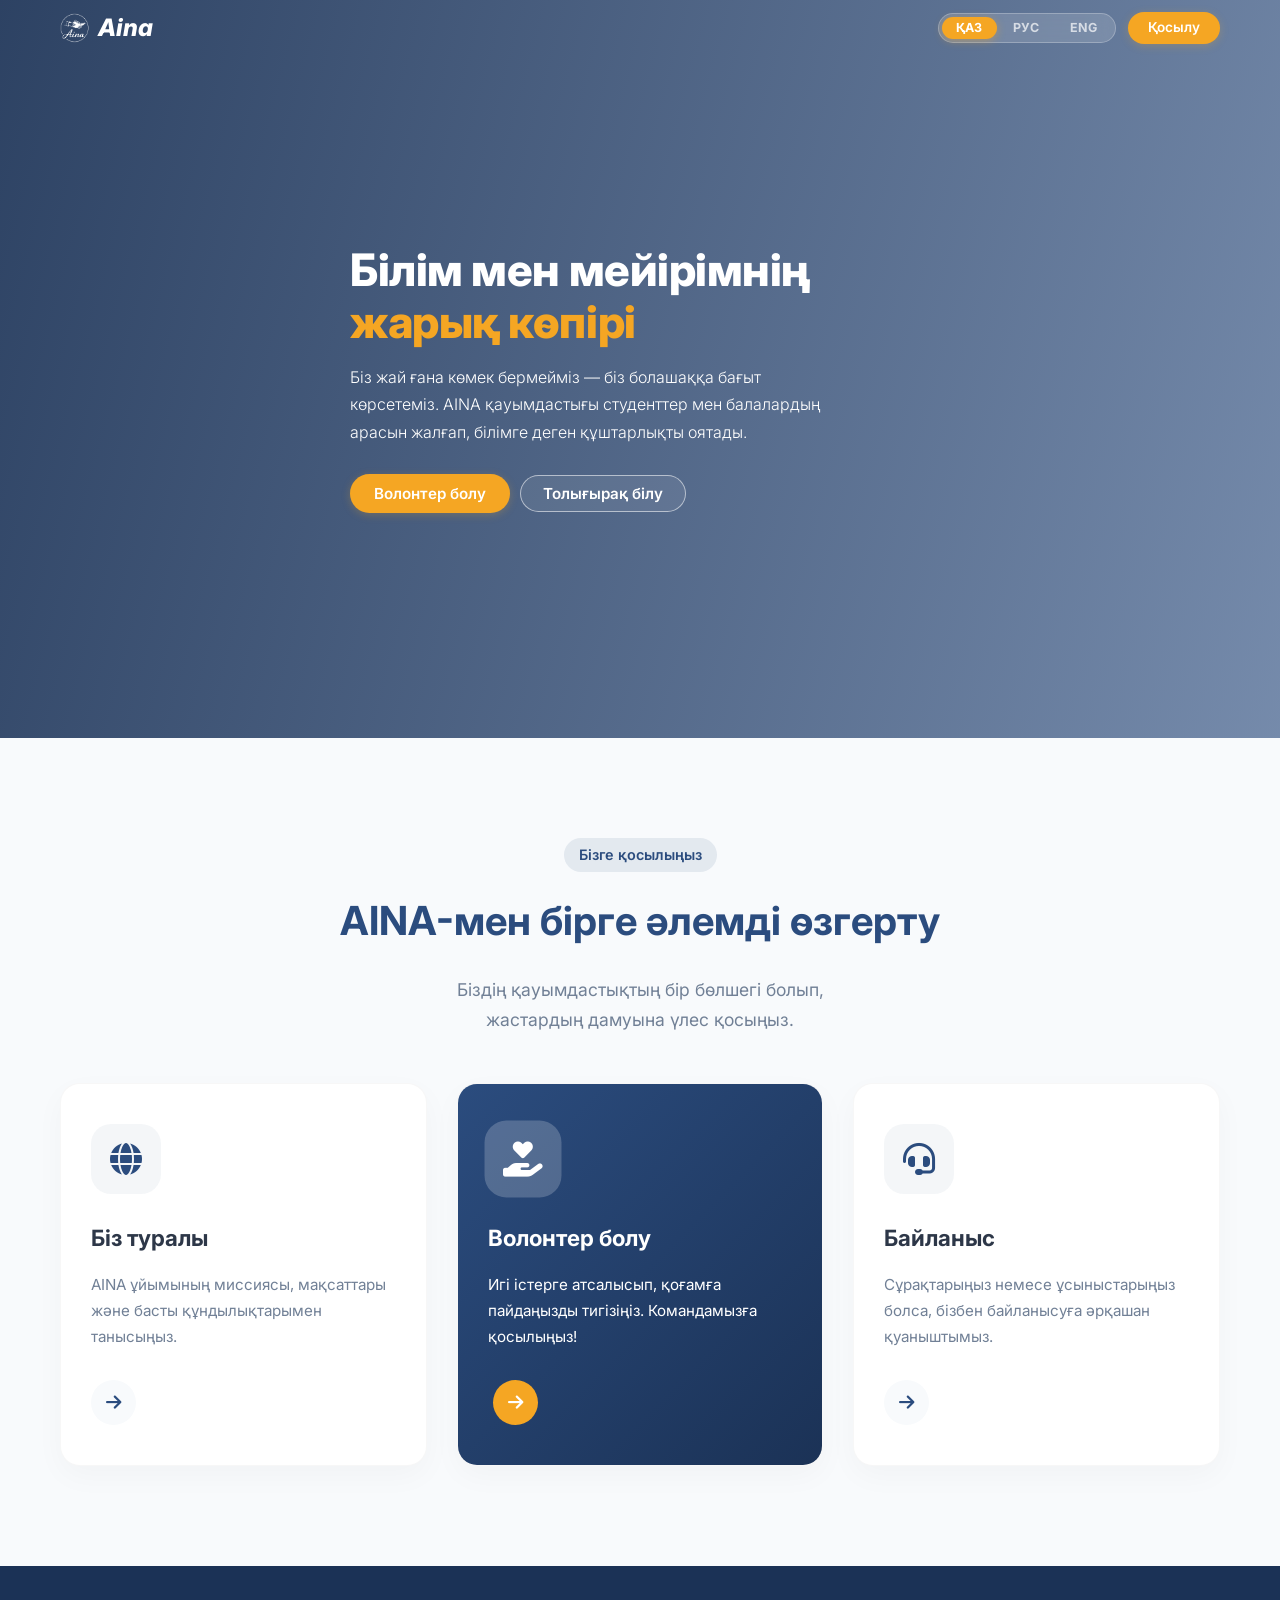
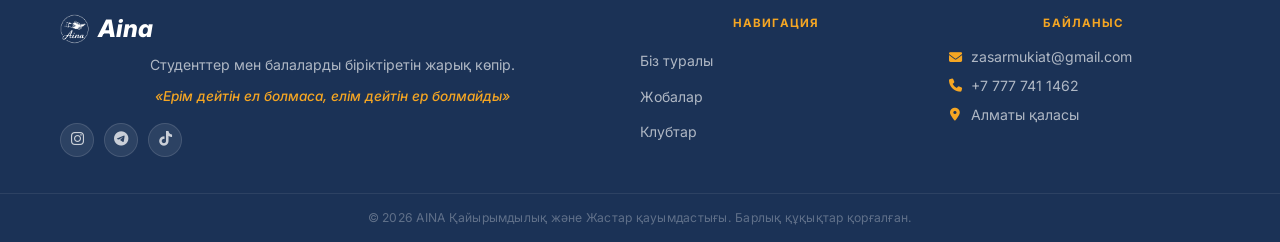
<file: index.html>
<!DOCTYPE html>
<html lang="kk">

<head>
    <meta charset="UTF-8">

    <meta name="viewport" content="width=device-width, initial-scale=1.0">

    <!-- SEO Title -->
    <title>AINA — Қайырымдылық және жастар қауымдастығы | Алматы</title>

    <!-- SEO Description -->
    <meta name="description"
        content="AINA (Айна) — Алматыдағы студенттер мен балаларды біріктіретін қайырымдылық және жастар қауымдастығы. Волонтерлік, менторлық, білім беру және әлеуметтік жобаларға қосылыңыз.">

    <!-- Search Engine -->
    <meta name="robots" content="index, follow">

    <!-- Canonical -->
    <link rel="canonical" href="https://aina-edu.kz/">

    <!-- Open Graph -->
    <meta property="og:title"
        content="AINA (Айна) — Қайырымдылық және жастар қауымдастығы">

    <meta property="og:description"
        content="AINA (Айна) — студенттер мен балаларды біріктіретін қайырымдылық және жастар қауымдастығы. Волонтерлік, менторлық және әлеуметтік жобаларға қосылыңыз.">

    <meta property="og:type" content="website">

    <meta property="og:url" content="https://aina-edu.kz/">

    <meta property="og:image"
        content="https://aina-edu.kz/aina_about_hero.png">

    <meta property="og:site_name"
        content="AINA (Айна)">

    <meta property="og:locale" content="kk_KZ">
    <meta property="og:locale:alternate" content="ru_RU">
    <meta property="og:locale:alternate" content="en_US">

    <!-- Favicon -->
    <link rel="icon" type="image/png" href="aina_logo_nobg.png">

    <!-- Fonts -->
    <link rel="preconnect" href="https://fonts.googleapis.com">
    <link rel="preconnect" href="https://fonts.gstatic.com" crossorigin>

    <link
        href="https://fonts.googleapis.com/css2?family=Inter:wght@300;400;500;600;700;800&display=swap"
        rel="stylesheet">

    <!-- Font Awesome -->
    <link
        rel="stylesheet"
        href="https://cdnjs.cloudflare.com/ajax/libs/font-awesome/6.4.0/css/all.min.css">

    <!-- CSS -->
    <link rel="stylesheet" href="style.css">

    <!-- ========================================================= -->
    <!-- STRUCTURED DATA: AINA ORGANIZATION + WEBSITE -->
    <!-- ========================================================= -->

    <script type="application/ld+json">
    {
      "@context": "https://schema.org",
      "@graph": [

        {
          "@type": "Organization",
          "@id": "https://aina-edu.kz/#organization",

          "name": "AINA",

          "alternateName": [
            "Aina",
            "Айна",
            "Aina Narxoz"
          ],

          "url": "https://aina-edu.kz/",

          "logo": {
            "@type": "ImageObject",
            "url": "https://aina-edu.kz/aina_logo_nobg.png"
          },

          "description": "AINA (Айна) — студенттер мен балаларды біріктіретін қайырымдылық және жастар қауымдастығы.",

          "email": "zasarmukiat@gmail.com",

          "telephone": "+7 777 741 1462",

          "address": {
            "@type": "PostalAddress",
            "addressLocality": "Алматы",
            "addressCountry": "KZ"
          },

          "sameAs": [
            "https://www.instagram.com/aina.narxoz/",
            "https://t.me/aina_narxoz"
          ]
        },

        {
          "@type": "WebSite",
          "@id": "https://aina-edu.kz/#website",

          "name": "AINA",

          "alternateName": [
            "Aina",
            "Айна"
          ],

          "url": "https://aina-edu.kz/",

          "publisher": {
            "@id": "https://aina-edu.kz/#organization"
          },

          "inLanguage": "kk"
        }

      ]
    }
    </script>

</head>

<body>

    <!-- ========================================================= -->
    <!-- NAVBAR -->
    <!-- ========================================================= -->

    <nav class="navbar" id="navbar">

        <div class="container nav-content">

            <!-- Logo -->
            <a href="index.html" class="logo">

                <img
                    src="aina_logo_nobg.png"
                    alt="AINA (Айна) қайырымдылық және жастар қауымдастығының логотипі"
                    class="logo-img">

                <span class="logo-text">Aina</span>

            </a>

            <!-- Navigation Actions -->
            <div class="nav-actions">

                <!-- Language Switcher -->
                <div class="lang-switcher">

                    <button
                        class="lang-btn active"
                        data-lang="kk">
                        ҚАЗ
                    </button>

                    <button
                        class="lang-btn"
                        data-lang="ru">
                        РУС
                    </button>

                    <button
                        class="lang-btn"
                        data-lang="en">
                        ENG
                    </button>

                </div>

                <!-- Join Button -->
                <a
                    href="join.html"
                    class="btn btn-primary"
                    data-i18n="nav.join_btn">
                    Қосылу
                </a>

            </div>

        </div>

    </nav>


    <!-- ========================================================= -->
    <!-- HERO SECTION -->
    <!-- ========================================================= -->

    <header class="hero" id="home">

        <div class="hero-overlay"></div>

        <div class="container hero-content">

            <!-- Main Heading -->
            <h1
                class="hero-title fade-in-up"
                data-i18n="index.hero_title">

                AINA (Айна) — қайырымдылық және жастар қауымдастығы

                <br>

                <span class="highlight">
                    Білім мен мейірімнің жарық көпірі
                </span>

            </h1>


            <!-- Hero Description -->
            <p
                class="hero-subtitle fade-in-up delay-1"
                data-i18n="index.hero_subtitle">

                AINA (Айна) — студенттер мен балаларды біріктіретін
                қайырымдылық және жастар қауымдастығы.
                Біз волонтерлік, менторлық, білім беру және әлеуметтік
                жобалар арқылы балалардың болашағына қолдау көрсетеміз.

            </p>


            <!-- Hero Buttons -->
            <div class="hero-buttons fade-in-up delay-2">

                <a
                    href="join.html"
                    class="btn btn-primary btn-lg"
                    data-i18n="index.hero_btn1">
                    Волонтер болу
                </a>

                <a
                    href="about.html"
                    class="btn btn-outline btn-lg"
                    data-i18n="index.hero_btn2">
                    Толығырақ білу
                </a>

            </div>

        </div>

    </header>


    <!-- ========================================================= -->
    <!-- FEATURES / NAVIGATION SECTION -->
    <!-- ========================================================= -->

    <section class="features-section animate-on-scroll">

        <div class="container">

            <!-- Section Header -->
            <div class="section-header text-center mb-5">

                <span
                    class="section-badge"
                    data-i18n="index.section_badge">
                    Бізге қосылыңыз
                </span>

                <h2
                    class="section-title"
                    data-i18n="index.section_title">
                    AINA-мен бірге әлемді өзгерту
                </h2>

                <p
                    class="section-subtitle"
                    data-i18n="index.section_subtitle">
                    Біздің қауымдастықтың бір бөлшегі болып,
                    жастардың дамуына үлес қосыңыз.
                </p>

            </div>


            <!-- Cards -->
            <div class="cta-grid">


                <!-- ================================================= -->
                <!-- ABOUT CARD -->
                <!-- ================================================= -->

                <a
                    href="about.html"
                    class="cta-card-modern">

                    <div class="cta-modern-icon">

                        <i class="fa-solid fa-globe"></i>

                    </div>

                    <div class="cta-modern-content">

                        <h3 data-i18n="index.card1_title">
                            Біз туралы
                        </h3>

                        <p data-i18n="index.card1_desc">
                            AINA ұйымының миссиясы,
                            мақсаттары және басты
                            құндылықтарымен танысыңыз.
                        </p>

                    </div>

                    <div class="cta-modern-arrow">

                        <i class="fa-solid fa-arrow-right"></i>

                    </div>

                </a>


                <!-- ================================================= -->
                <!-- VOLUNTEER CARD -->
                <!-- ================================================= -->

                <a
                    href="join.html"
                    class="cta-card-modern active">

                    <div class="cta-modern-icon">

                        <i class="fa-solid fa-hand-holding-heart"></i>

                    </div>

                    <div class="cta-modern-content">

                        <h3 data-i18n="index.card2_title">
                            Волонтер болу
                        </h3>

                        <p data-i18n="index.card2_desc">
                            Игі істерге атсалысып,
                            қоғамға пайдаңызды тигізіңіз.
                            Командамызға қосылыңыз!
                        </p>

                    </div>

                    <div class="cta-modern-arrow">

                        <i class="fa-solid fa-arrow-right"></i>

                    </div>

                </a>


                <!-- ================================================= -->
                <!-- CONTACT CARD -->
                <!-- ================================================= -->

                <a
                    href="contact.html"
                    class="cta-card-modern">

                    <div class="cta-modern-icon">

                        <i class="fa-solid fa-headset"></i>

                    </div>

                    <div class="cta-modern-content">

                        <h3 data-i18n="index.card3_title">
                            Байланыс
                        </h3>

                        <p data-i18n="index.card3_desc">
                            Сұрақтарыңыз немесе ұсыныстарыңыз
                            болса, бізбен байланысуға
                            әрқашан қуаныштымыз.
                        </p>

                    </div>

                    <div class="cta-modern-arrow">

                        <i class="fa-solid fa-arrow-right"></i>

                    </div>

                </a>


            </div>

        </div>

    </section>


    <!-- ========================================================= -->
    <!-- FOOTER -->
    <!-- ========================================================= -->

    <footer class="site-footer animate-on-scroll">

        <div class="container">

            <div class="site-footer-grid">


                <!-- ================================================= -->
                <!-- BRAND -->
                <!-- ================================================= -->

                <div class="sf-brand">

                    <a
                        href="index.html"
                        class="logo">

                        <img
                            src="aina_logo_nobg.png"
                            alt="AINA (Айна) қайырымдылық және жастар қауымдастығының логотипі"
                            class="logo-img"
                            style="filter: brightness(0) invert(1);">

                        <span class="logo-text">
                            Aina
                        </span>

                    </a>


                    <p
                        class="sf-desc"
                        data-i18n="footer.desc">
                        Студенттер мен балаларды біріктіретін
                        жарық көпір.
                    </p>


                    <p
                        class="sf-motto"
                        data-i18n="footer.motto">
                        «Ерім дейтін ел болмаса,
                        елім дейтін ер болмайды»
                    </p>


                    <!-- Social Links -->
                    <div class="sf-socials">

                        <a
                            href="https://www.instagram.com/aina.narxoz/"
                            class="sf-social-btn"
                            target="_blank"
                            rel="noopener noreferrer"
                            aria-label="AINA Instagram">

                            <i class="fa-brands fa-instagram"></i>

                        </a>


                        <a
                            href="https://t.me/aina_narxoz"
                            class="sf-social-btn"
                            target="_blank"
                            rel="noopener noreferrer"
                            aria-label="AINA Telegram">

                            <i class="fa-brands fa-telegram"></i>

                        </a>


                        <a
                            href="#"
                            class="sf-social-btn"
                            target="_blank"
                            rel="noopener noreferrer"
                            aria-label="AINA TikTok">

                            <i class="fa-brands fa-tiktok"></i>

                        </a>

                    </div>

                </div>


                <!-- ================================================= -->
                <!-- NAVIGATION -->
                <!-- ================================================= -->

                <div class="sf-nav">

                    <p
                        class="sf-col-title"
                        data-i18n="footer.nav_title">
                        Навигация
                    </p>


                    <ul class="sf-links">

                        <li>
                            <a
                                href="about.html"
                                data-i18n="footer.about">
                                Біз туралы
                            </a>
                        </li>

                        <li>
                            <a
                                href="about.html#projects"
                                data-i18n="footer.projects">
                                Жобалар
                            </a>
                        </li>

                        <li>
                            <a
                                href="about.html#clubs"
                                data-i18n="footer.clubs">
                                Клубтар
                            </a>
                        </li>

                    </ul>

                </div>


                <!-- ================================================= -->
                <!-- CONTACT -->
                <!-- ================================================= -->

                <div class="sf-contact">

                    <p
                        class="sf-col-title"
                        data-i18n="footer.contact_title">
                        Байланыс
                    </p>


                    <ul class="sf-contact-list">

                        <!-- Email -->
                        <li>

                            <i class="fa-solid fa-envelope"></i>

                            <a
                                href="mailto:zasarmukiat@gmail.com">
                                zasarmukiat@gmail.com
                            </a>

                        </li>


                        <!-- Phone -->
                        <li>

                            <i class="fa-solid fa-phone"></i>

                            <a
                                href="tel:+77777411462">
                                +7 777 741 1462
                            </a>

                        </li>


                        <!-- Location -->
                        <li>

                            <i class="fa-solid fa-location-dot"></i>

                            <span data-i18n="footer.city">
                                Алматы қаласы
                            </span>

                        </li>

                    </ul>

                </div>


            </div>

        </div>


        <!-- Footer Bottom -->
        <div class="site-footer-bottom">

            <div class="container">

                <p data-i18n="footer.copyright">
                    © 2026 AINA Қайырымдылық және
                    Жастар қауымдастығы.
                    Барлық құқықтар қорғалған.
                </p>

            </div>

        </div>

    </footer>


    <!-- ========================================================= -->
    <!-- SCRIPTS -->
    <!-- ========================================================= -->

    <script src="i18n.js"></script>
    <script src="script.js"></script>

</body>

</html>
</file>
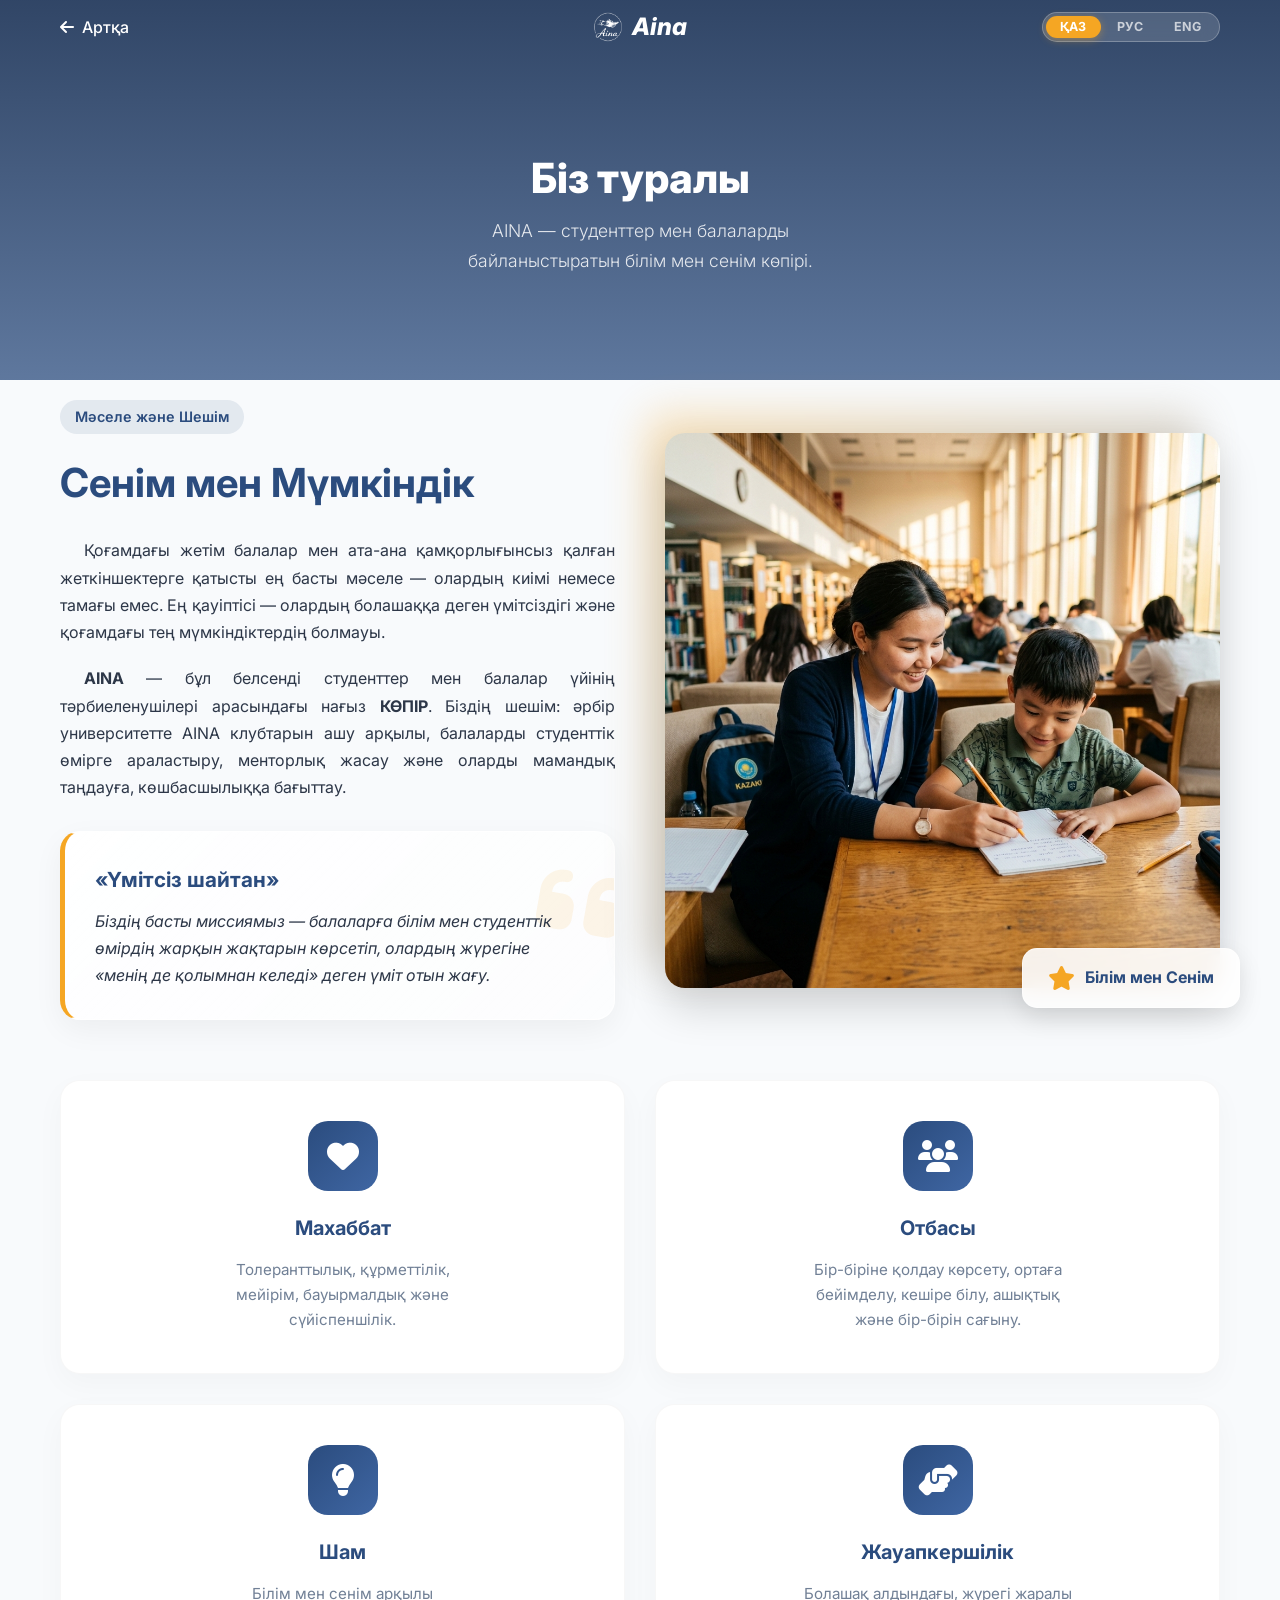
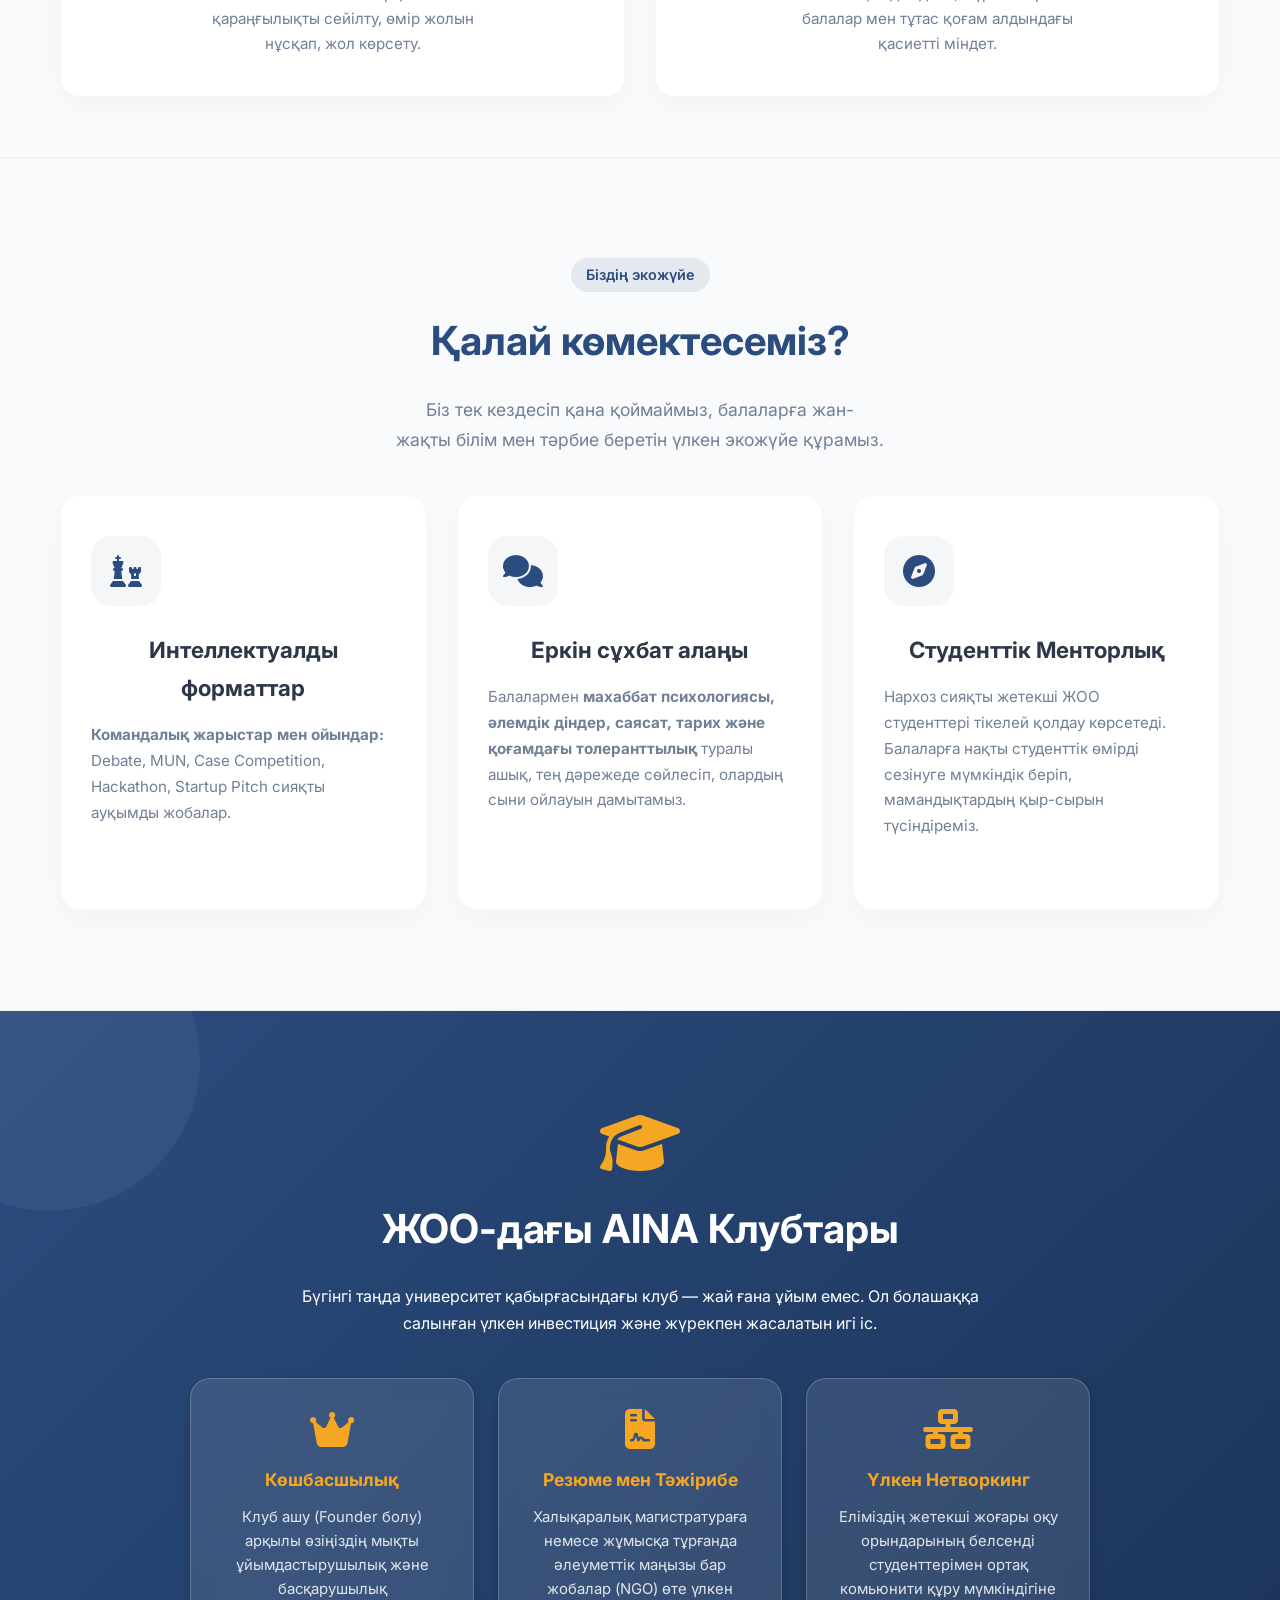
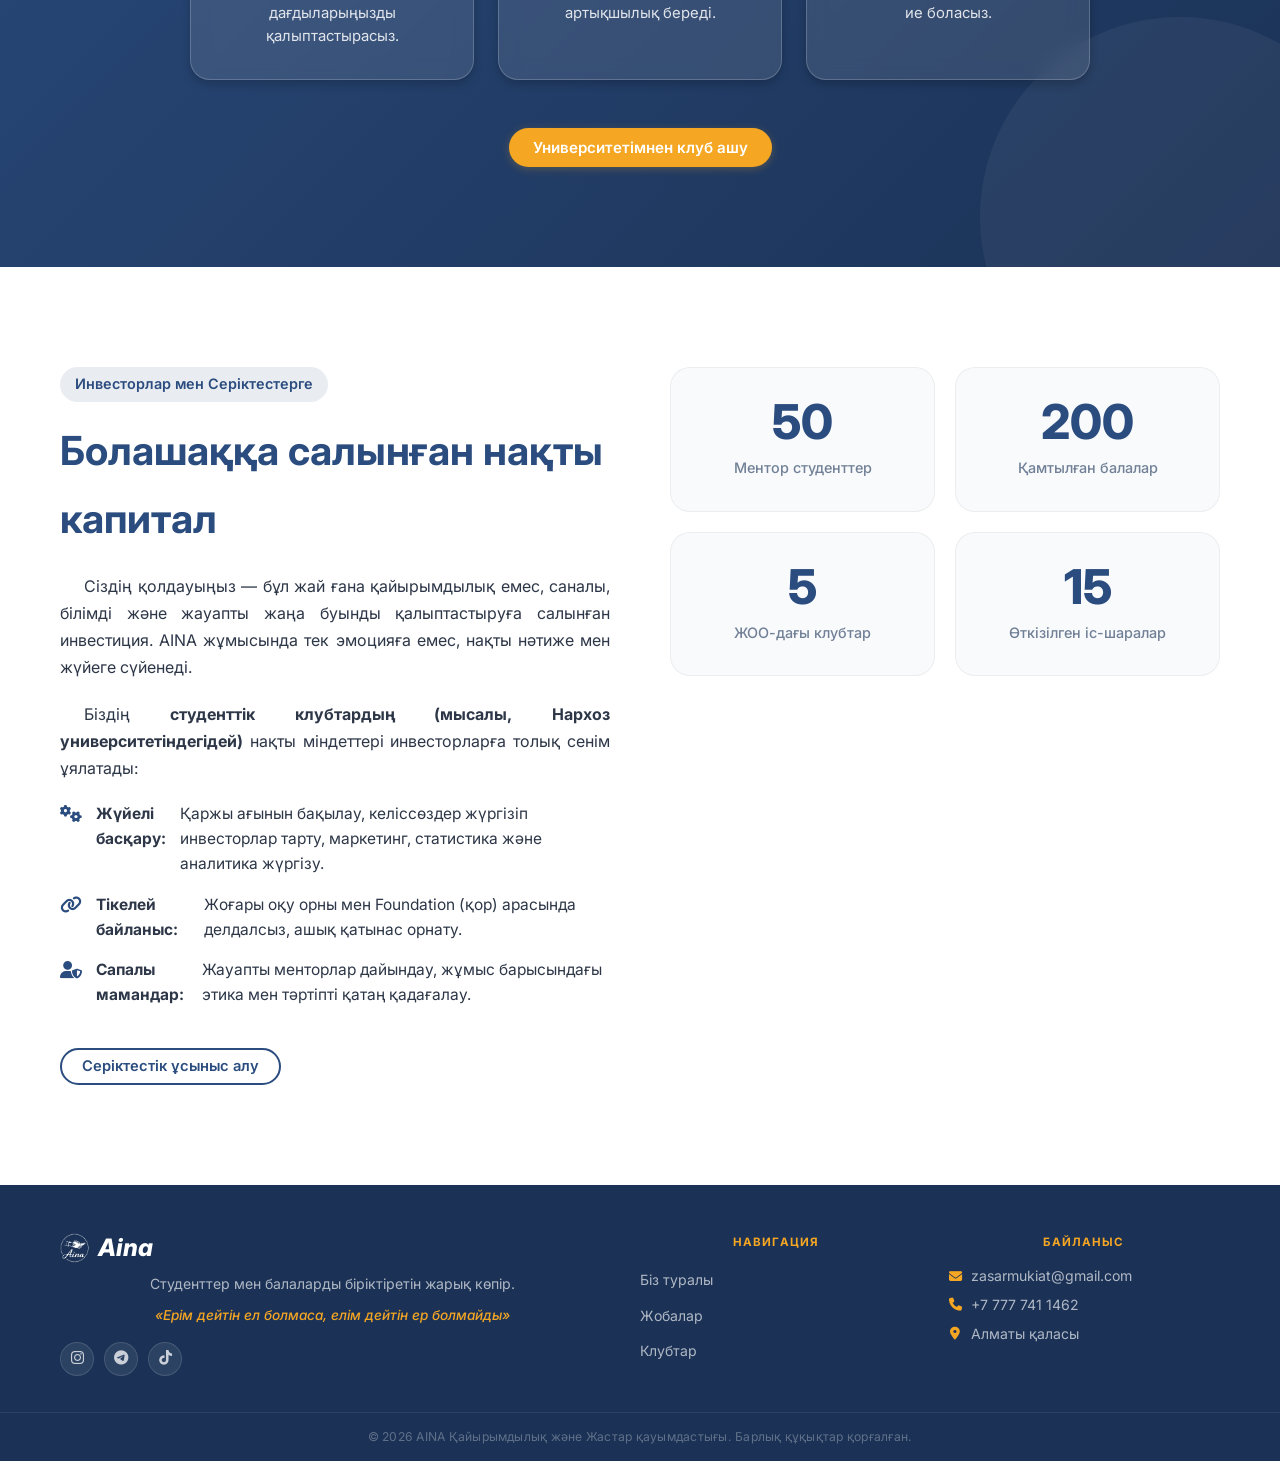
<file: about.html>
<!DOCTYPE html>
<html lang="kk">

<head>
    <meta charset="UTF-8">

    <meta name="viewport" content="width=device-width, initial-scale=1.0">

    <title>AINA — Біз туралы | Қайырымдылық және жастар қауымдастығы</title>

    <meta name="description"
        content="AINA — студенттер мен балаларды біріктіретін қайырымдылық және жастар қауымдастығы. Менторлық, білім беру, волонтерлік жобалар және университет клубтары туралы.">

    <meta name="robots" content="index, follow">

    <link rel="canonical" href="https://aina-edu.kz/about.html">

    <!-- Open Graph -->
    <meta property="og:title"
        content="AINA — Біз туралы | Қайырымдылық және жастар қауымдастығы">

    <meta property="og:description"
        content="AINA студенттер мен балаларды білім, менторлық және игі істер арқылы біріктіреді.">

    <meta property="og:type" content="website">

    <meta property="og:url" content="https://aina-edu.kz/about.html">

    <meta property="og:image"
        content="https://aina-edu.kz/aina_about_hero.png">

    <meta property="og:locale" content="kk_KZ">

    <!-- Favicon -->
    <link rel="icon" type="image/png" href="aina_logo_nobg.png">

    <!-- Fonts -->
    <link rel="preconnect" href="https://fonts.googleapis.com">

    <link rel="preconnect" href="https://fonts.gstatic.com" crossorigin>

    <link
        href="https://fonts.googleapis.com/css2?family=Inter:wght@300;400;500;600;700;800&display=swap"
        rel="stylesheet">

    <!-- Font Awesome -->
    <link
        rel="stylesheet"
        href="https://cdnjs.cloudflare.com/ajax/libs/font-awesome/6.4.0/css/all.min.css">

    <!-- CSS -->
    <link rel="stylesheet" href="style.css">

    <!-- Structured Data -->
    <script type="application/ld+json">
    {
        "@context": "https://schema.org",
        "@type": "Organization",
        "name": "AINA",
        "url": "https://aina-edu.kz/",
        "logo": "https://aina-edu.kz/aina_logo_nobg.png",
        "description": "AINA — қайырымдылық және жастар қауымдастығы. Студенттер мен балаларды білім, менторлық және әлеуметтік жобалар арқылы біріктіреді.",
        "email": "zasarmukiat@gmail.com",
        "telephone": "+77777411462",
        "address": {
            "@type": "PostalAddress",
            "addressLocality": "Алматы",
            "addressCountry": "KZ"
        },
        "sameAs": [
            "https://www.instagram.com/aina.narxoz/",
            "https://t.me/aina_narxoz"
        ]
    }
    </script>
</head>

<body class="sub-page">

    <!-- Minimal Navbar -->
    <nav class="navbar" id="navbar">
        <div class="container nav-content sub-nav">
            <a href="index.html" class="back-btn"><i class="fa-solid fa-arrow-left"></i> <span data-i18n="nav.back">Артқа</span></a>
            <a href="index.html" class="logo centered-logo">
                <img src="aina_logo_nobg.png" alt="AINA қайырымдылық және жастар қауымдастығының логотипі" class="logo-img">
                <span class="logo-text">Aina</span>
            </a>
            <div class="lang-switcher">
                <button class="lang-btn active" data-lang="kk">ҚАЗ</button>
                <button class="lang-btn" data-lang="ru">РУС</button>
                <button class="lang-btn" data-lang="en">ENG</button>
            </div>
        </div>
    </nav>

    <!-- Mini Hero -->
    <header class="mini-hero mini-hero--about">
        <div class="mini-hero-overlay"></div>
        <div class="mini-hero-content animate-on-scroll">
            <h1 class="mini-hero-title" data-i18n="about.hero_title">
    AINA — Біз туралы</h1>
            <p class="mini-hero-subtitle" data-i18n="about.hero_subtitle">AINA — студенттер мен балаларды байланыстыратын білім мен сенім көпірі.</p>
        </div>
    </header>

    <!-- Page Content -->
    <main class="about animate-on-scroll" id="about" style="padding-top: 60px; padding-bottom: 60px;">
        <div class="container">
            <div class="about-top-grid">
                <div class="about-text">
                    <div class="section-badge" data-i18n="about.badge">Мәселе және Шешім</div>
                    <h2 class="section-title" data-i18n="about.section_title">Сенім мен Мүмкіндік</h2>
                    <p data-i18n="about.p1">Қоғамдағы жетім балалар мен ата-ана қамқорлығынсыз қалған жеткіншектерге қатысты ең басты мәселе
                        — олардың киімі немесе тамағы емес. Ең қауіптісі — олардың болашаққа деген үмітсіздігі және
                        қоғамдағы тең мүмкіндіктердің болмауы.</p>
                    <p data-i18n="about.p2"><strong>AINA</strong> — бұл белсенді студенттер мен балалар үйінің тәрбиеленушілері арасындағы
                        нағыз <strong>КӨПІР</strong>. Біздің шешім: әрбір университетте AINA клубтарын ашу арқылы,
                        балаларды студенттік өмірге араластыру, менторлық жасау және оларды мамандық таңдауға,
                        көшбасшылыққа бағыттау.</p>

                    <div class="modern-motto">
                        <h3 data-i18n="about.motto_title">«Үмітсіз шайтан»</h3>
                        <p data-i18n="about.motto_text">Біздің басты миссиямыз — балаларға білім мен студенттік өмірдің жарқын жақтарын көрсетіп,
                            олардың жүрегіне «менің де қолымнан келеді» деген үміт отын жағу.</p>
                    </div>
                </div>
                <div class="about-image modern-image-wrapper">
                    <img src="aina_about_hero.png"
                        alt="AINA - Студент пен бала бірге оқып жатыр, менторлық бағдарлама">
                    <div class="floating-badge">
                        <i class="fa-solid fa-star"></i>
                        <span data-i18n="about.badge_img">Білім мен Сенім</span>
                    </div>
                </div>
            </div>

            <div class="about-values animate-on-scroll">
                <div class="modern-value-card">
                    <div class="modern-value-icon"><i class="fa-solid fa-heart"></i></div>
                    <h4 data-i18n="about.val1_title">Махаббат</h4>
                    <p data-i18n="about.val1_desc">Толеранттылық, құрметтілік, мейірім, бауырмалдық және сүйіспеншілік.</p>
                </div>
                <div class="modern-value-card">
                    <div class="modern-value-icon"><i class="fa-solid fa-users"></i></div>
                    <h4 data-i18n="about.val2_title">Отбасы</h4>
                    <p data-i18n="about.val2_desc">Бір-біріне қолдау көрсету, ортаға бейімделу, кешіре білу, ашықтық және бір-бірін сағыну.</p>
                </div>
                <div class="modern-value-card">
                    <div class="modern-value-icon"><i class="fa-solid fa-lightbulb"></i></div>
                    <h4 data-i18n="about.val3_title">Шам</h4>
                    <p data-i18n="about.val3_desc">Білім мен сенім арқылы қараңғылықты сейілту, өмір жолын нұсқап, жол көрсету.</p>
                </div>
                <div class="modern-value-card">
                    <div class="modern-value-icon"><i class="fa-solid fa-handshake-angle"></i></div>
                    <h4 data-i18n="about.val4_title">Жауапкершілік</h4>
                    <p data-i18n="about.val4_desc">Болашақ алдындағы, жүрегі жаралы балалар мен тұтас қоғам алдындағы қасиетті міндет.</p>
                </div>
            </div>
        </div>
    </main>

    <!-- Projects Section -->
    <section class="projects animate-on-scroll" id="projects"
        style="background: var(--bg-light); border-top: 1px solid rgba(0,0,0,0.05); border-bottom: 1px solid rgba(0,0,0,0.05); padding-top: 100px; padding-bottom: 100px;">
        <div class="container text-center">
            <div class="section-badge mx-auto" data-i18n="about.proj_badge">Біздің экожүйе</div>
            <h2 class="section-title" data-i18n="about.proj_title">Қалай көмектесеміз?</h2>
            <p class="section-subtitle" data-i18n="about.proj_subtitle">Біз тек кездесіп қана қоймаймыз, балаларға жан-жақты білім мен тәрбие беретін
                үлкен экожүйе құрамыз.</p>

            <div class="projects-grid mt-5">
                <div class="cta-card-modern animate-on-scroll">
                    <div class="cta-modern-icon"><i class="fa-solid fa-chess"></i></div>
                    <div class="cta-modern-content">
                        <h3 data-i18n="about.proj1_title">Интеллектуалды форматтар</h3>
                        <p data-i18n="about.proj1_desc"><strong>Командалық жарыстар мен ойындар:</strong> Debate, MUN, Case Competition, Hackathon, Startup Pitch сияқты ауқымды жобалар.</p>
                    </div>
                </div>
                <div class="cta-card-modern animate-on-scroll">
                    <div class="cta-modern-icon"><i class="fa-solid fa-comments"></i></div>
                    <div class="cta-modern-content">
                        <h3 data-i18n="about.proj2_title">Еркін сұхбат алаңы</h3>
                        <p data-i18n="about.proj2_desc">Балалармен <strong>махаббат психологиясы, әлемдік діндер, саясат, тарих және қоғамдағы
                                толеранттылық</strong> туралы ашық, тең дәрежеде сөйлесіп, олардың сыни ойлауын дамытамыз.</p>
                    </div>
                </div>
                <div class="cta-card-modern animate-on-scroll">
                    <div class="cta-modern-icon"><i class="fa-solid fa-compass"></i></div>
                    <div class="cta-modern-content">
                        <h3 data-i18n="about.proj3_title">Студенттік Менторлық</h3>
                        <p data-i18n="about.proj3_desc">Нархоз сияқты жетекші ЖОО студенттері тікелей қолдау көрсетеді. Балаларға нақты студенттік өмірді
                            сезінуге мүмкіндік беріп, мамандықтардың қыр-сырын түсіндіреміз.</p>
                    </div>
                </div>
            </div>
        </div>
    </section>

    <!-- University Clubs Section -->
    <section class="clubs animate-on-scroll" id="clubs" style="padding-top: 100px; padding-bottom: 100px;">
        <div class="container">
            <div class="clubs-content text-center">
                <i class="fa-solid fa-graduation-cap clubs-icon mb-3"></i>
                <h2 class="section-title text-white" data-i18n="about.clubs_title">ЖОО-дағы AINA Клубтары</h2>
                <p class="text-white fade-text mb-5" data-i18n="about.clubs_subtitle">Бүгінгі таңда университет қабырғасындағы клуб — жай ғана ұйым емес.
                    Ол болашаққа салынған үлкен инвестиция және жүрекпен жасалатын игі іс.</p>

                <div class="clubs-grid mt-4">
                    <div class="club-feature glass-card">
                        <i class="fa-solid fa-crown mb-3" style="font-size: 2.5rem; color: var(--accent-color);"></i>
                        <h4 data-i18n="about.club1_title">Көшбасшылық</h4>
                        <p data-i18n="about.club1_desc">Клуб ашу (Founder болу) арқылы өзіңіздің мықты ұйымдастырушылық және басқарушылық
                            дағдыларыңызды қалыптастырасыз.</p>
                    </div>
                    <div class="club-feature glass-card">
                        <i class="fa-solid fa-file-contract mb-3"
                            style="font-size: 2.5rem; color: var(--accent-color);"></i>
                        <h4 data-i18n="about.club2_title">Резюме мен Тәжірибе</h4>
                        <p data-i18n="about.club2_desc">Халықаралық магистратураға немесе жұмысқа тұрғанда әлеуметтік маңызы бар жобалар (NGO) өте
                            үлкен артықшылық береді.</p>
                    </div>
                    <div class="club-feature glass-card">
                        <i class="fa-solid fa-network-wired mb-3"
                            style="font-size: 2.5rem; color: var(--accent-color);"></i>
                        <h4 data-i18n="about.club3_title">Үлкен Нетворкинг</h4>
                        <p data-i18n="about.club3_desc">Еліміздің жетекші жоғары оқу орындарының белсенді студенттерімен ортақ комьюнити құру
                            мүмкіндігіне ие боласыз.</p>
                    </div>
                </div>

                <div class="d-flex justify-content-center mt-5">
                    <a href="contact.html" class="btn btn-primary btn-lg" data-i18n="about.club_btn">Университетімнен клуб ашу</a>
                </div>
            </div>
        </div>
    </section>

    <!-- Investors Section -->
    <section class="investors pt-5 pb-5 animate-on-scroll" id="investors"
        style="padding-top: 100px; padding-bottom: 100px;">
        <div class="container">
            <div class="investors-grid">
                <div class="investors-text">
                    <div class="section-badge" data-i18n="about.inv_badge">Инвесторлар мен Серіктестерге</div>
                    <h2 class="section-title" data-i18n="about.inv_title">Болашаққа салынған нақты капитал</h2>
                    <p data-i18n="about.inv_p1">Сіздің қолдауыңыз — бұл жай ғана қайырымдылық емес, саналы, білімді және жауапты жаңа буынды
                        қалыптастыруға салынған инвестиция. AINA жұмысында тек эмоцияға емес, нақты нәтиже мен жүйеге
                        сүйенеді.</p>
                    <p data-i18n="about.inv_p2">Біздің <strong>студенттік клубтардың (мысалы, Нархоз университетіндегідей)</strong> нақты
                        міндеттері инвесторларға толық сенім ұялатады:</p>

                    <ul class="benefits-list mt-4">
                        <li data-i18n="about.inv_li1"><i class="fa-solid fa-gears"></i> <strong>Жүйелі басқару:</strong> Қаржы ағынын бақылау,
                            келіссөздер жүргізіп инвесторлар тарту, маркетинг, статистика және аналитика жүргізу.</li>
                        <li data-i18n="about.inv_li2"><i class="fa-solid fa-link"></i> <strong>Тікелей байланыс:</strong> Жоғары оқу орны мен
                            Foundation (қор) арасында делдалсыз, ашық қатынас орнату.</li>
                        <li data-i18n="about.inv_li3"><i class="fa-solid fa-user-shield"></i> <strong>Сапалы мамандар:</strong> Жауапты менторлар
                            дайындау, жұмыс барысындағы этика мен тәртіпті қатаң қадағалау.</li>
                    </ul>

                    <a href="contact.html" class="btn btn-outline mt-4" data-i18n="about.inv_btn">Серіктестік ұсыныс алу</a>
                </div>

                <div class="stats-wrapper">
                    <div class="stat-box glass-card">
                        <div class="stat-number" data-target="50">50</div>
                        <div class="stat-label" data-i18n="about.stat1">Ментор студенттер</div>
                    </div>
                    <div class="stat-box glass-card">
                        <div class="stat-number" data-target="200">200</div>
                        <div class="stat-label" data-i18n="about.stat2">Қамтылған балалар</div>
                    </div>
                    <div class="stat-box glass-card">
                        <div class="stat-number" data-target="5">5</div>
                        <div class="stat-label" data-i18n="about.stat3">ЖОО-дағы клубтар</div>
                    </div>
                    <div class="stat-box glass-card">
                        <div class="stat-number" data-target="15">15</div>
                        <div class="stat-label" data-i18n="about.stat4">Өткізілген іс-шаралар</div>
                    </div>
                </div>
            </div>
        </div>
    </section>

    <!-- Site Footer -->
    <footer class="site-footer">
        <div class="container">
            <div class="site-footer-grid">
                <div class="sf-brand">
                    <a href="index.html" class="logo">
                        <img src="aina_logo_nobg.png" alt="AINA Logo" class="logo-img" style="filter: brightness(0) invert(1);">
                        <span class="logo-text">Aina</span>
                    </a>
                    <p class="sf-desc" data-i18n="footer.desc">Студенттер мен балаларды біріктіретін жарық көпір.</p>
                    <p class="sf-motto" data-i18n="footer.motto">«Ерім дейтін ел болмаса, елім дейтін ер болмайды»</p>
                    <div class="sf-socials">
                        <a href="https://www.instagram.com/aina.narxoz/" class="sf-social-btn" target="_blank" aria-label="Instagram"><i class="fa-brands fa-instagram"></i></a>
                        <a href="https://t.me/aina_narxoz" class="sf-social-btn" target="_blank" aria-label="Telegram"><i class="fa-brands fa-telegram"></i></a>
                        <a href="#" class="sf-social-btn" target="_blank" aria-label="TikTok"><i class="fa-brands fa-tiktok"></i></a>
                    </div>
                </div>
                <div class="sf-nav">
                    <p class="sf-col-title" data-i18n="footer.nav_title">Навигация</p>
                    <ul class="sf-links">
                        <li><a href="about.html" data-i18n="footer.about">Біз туралы</a></li>
                        <li><a href="#projects" data-i18n="footer.projects">Жобалар</a></li>
                        <li><a href="#clubs" data-i18n="footer.clubs">Клубтар</a></li>
                    </ul>
                </div>
                <div class="sf-contact">
                    <p class="sf-col-title" data-i18n="footer.contact_title">Байланыс</p>
                    <ul class="sf-contact-list">
                        <li><i class="fa-solid fa-envelope"></i><a href="mailto:zasarmukiat@gmail.com">zasarmukiat@gmail.com</a></li>
                        <li><i class="fa-solid fa-phone"></i><a href="tel:+77777411462">+7 777 741 1462</a></li>
                        <li><i class="fa-solid fa-location-dot"></i><span data-i18n="footer.city">Алматы қаласы</span></li>
                    </ul>
                </div>
            </div>
        </div>
        <div class="site-footer-bottom">
            <div class="container">
                <p data-i18n="footer.copyright">© 2026 AINA Қайырымдылық және Жастар қауымдастығы. Барлық құқықтар қорғалған.</p>
            </div>
        </div>
    </footer>

    <script src="i18n.js"></script>
    <script src="script.js"></script>
</body>

</html>
</file>
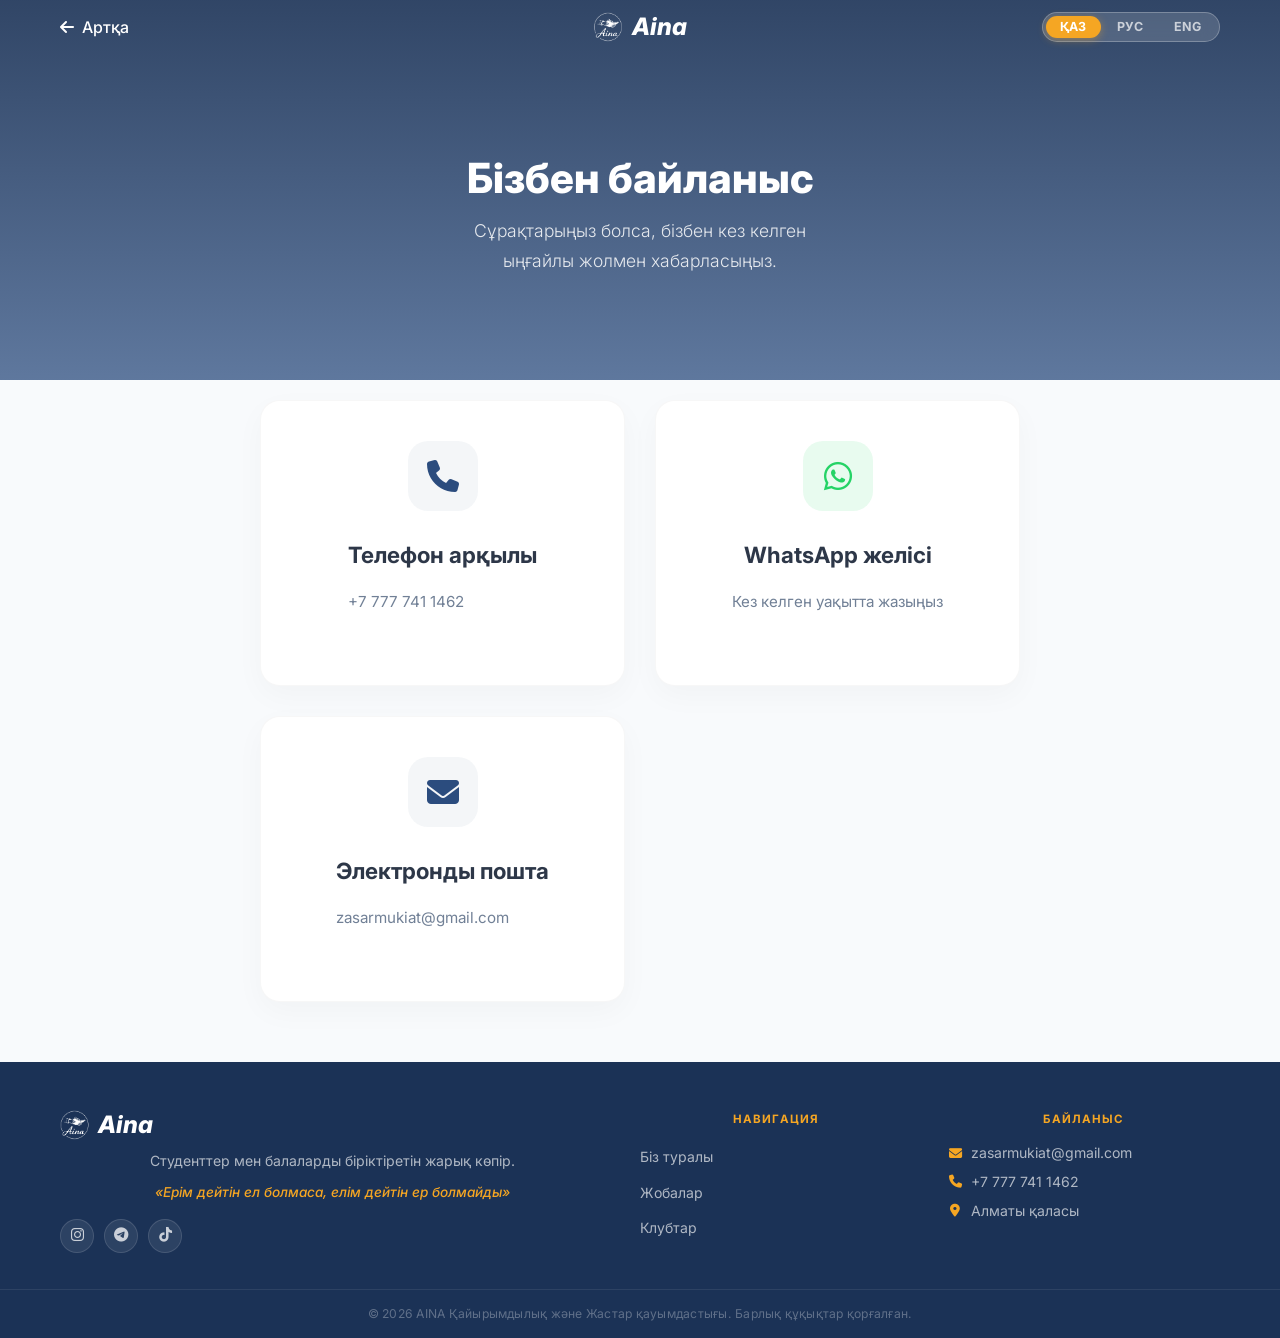
<file: contact.html>
<!DOCTYPE html>
<html lang="kk">
<head>
    <meta charset="UTF-8">

    <meta name="viewport" content="width=device-width, initial-scale=1.0">

    <title>AINA — Байланыс | Қайырымдылық және жастар қауымдастығы</title>

    <meta name="description"
        content="AINA қайырымдылық және жастар қауымдастығымен байланысыңыз. Алматы қаласындағы AINA туралы сұрақтар, серіктестік және волонтерлік ұсыныстар бойынша хабарласыңыз.">

    <meta name="robots" content="index, follow">

    <link rel="canonical" href="https://aina-edu.kz/contact.html">

    <!-- Open Graph -->
    <meta property="og:title"
        content="AINA — Байланыс | Қайырымдылық және жастар қауымдастығы">

    <meta property="og:description"
        content="AINA қауымдастығымен байланысу жолдары: телефон, WhatsApp және электронды пошта.">

    <meta property="og:type" content="website">

    <meta property="og:url"
        content="https://aina-edu.kz/contact.html">

    <meta property="og:image"
        content="https://aina-edu.kz/aina_logo_nobg.png">

    <meta property="og:locale" content="kk_KZ">

    <!-- Favicon -->
    <link rel="icon" type="image/png" href="aina_logo_nobg.png">

    <!-- Fonts -->
    <link rel="preconnect" href="https://fonts.googleapis.com">

    <link rel="preconnect" href="https://fonts.gstatic.com" crossorigin>

    <link
        href="https://fonts.googleapis.com/css2?family=Inter:wght@300;400;500;600;700;800&display=swap"
        rel="stylesheet">

    <!-- Font Awesome -->
    <link
        rel="stylesheet"
        href="https://cdnjs.cloudflare.com/ajax/libs/font-awesome/6.4.0/css/all.min.css">

    <!-- CSS -->
    <link rel="stylesheet" href="style.css">

    <!-- Structured Data -->
    <script type="application/ld+json">
    {
        "@context": "https://schema.org",
        "@type": "ContactPage",
        "name": "AINA — Байланыс",
        "url": "https://aina-edu.kz/contact.html",
        "description": "AINA қайырымдылық және жастар қауымдастығымен байланысу беті.",
        "isPartOf": {
            "@type": "WebSite",
            "name": "AINA",
            "url": "https://aina-edu.kz/"
        },
        "mainEntity": {
            "@type": "Organization",
            "name": "AINA",
            "url": "https://aina-edu.kz/",
            "email": "zasarmukiat@gmail.com",
            "telephone": "+77777411462",
            "address": {
                "@type": "PostalAddress",
                "addressLocality": "Алматы",
                "addressCountry": "KZ"
            },
            "sameAs": [
                "https://www.instagram.com/aina.narxoz/",
                "https://t.me/aina_narxoz"
            ]
        }
    }
    </script>
</head>
<body class="sub-page">

    <!-- Minimal Navbar -->
    <nav class="navbar" id="navbar">
        <div class="container nav-content sub-nav">
            <a href="index.html" class="back-btn"><i class="fa-solid fa-arrow-left"></i> <span data-i18n="nav.back">Артқа</span></a>
            <a href="index.html" class="logo centered-logo">
                <img src="aina_logo_nobg.png" alt="AINA Logo" class="logo-img">
                <span class="logo-text">Aina</span>
            </a>
            <div class="lang-switcher">
                <button class="lang-btn active" data-lang="kk">ҚАЗ</button>
                <button class="lang-btn" data-lang="ru">РУС</button>
                <button class="lang-btn" data-lang="en">ENG</button>
            </div>
        </div>
    </nav>

    <!-- Mini Hero -->
    <header class="mini-hero mini-hero--contact">
        <div class="mini-hero-overlay"></div>
        <div class="mini-hero-content animate-on-scroll">
            <h1 class="mini-hero-title" data-i18n="contact.hero_title">
    AINA — Бізбен байланыс
</h1>
            <p class="mini-hero-subtitle" data-i18n="contact.hero_subtitle">Сұрақтарыңыз болса, бізбен кез келген ыңғайлы жолмен хабарласыңыз.</p>
        </div>
    </header>

    <!-- Page Content -->
    <main class="page-content container animate-on-scroll" style="padding-top: 60px; padding-bottom: 60px;">
        <div style="display: grid; grid-template-columns: repeat(auto-fit, minmax(280px, 1fr)); gap: 30px; max-width: 1000px; margin: 0 auto;">
            
            <a href="tel:+77777411462" class="cta-card-modern contact-method-card">
                <div class="cta-modern-icon"><i class="fa-solid fa-phone"></i></div>
                <div class="cta-modern-content">
                    <h3 data-i18n="contact.phone_title">Телефон арқылы</h3>
                    <p>+7 777 741 1462</p>
                </div>
            </a>

            <a href="https://wa.me/77777411462" target="_blank" class="cta-card-modern contact-method-card">
                <div class="cta-modern-icon whatsapp-icon"><i class="fa-brands fa-whatsapp"></i></div>
                <div class="cta-modern-content">
                    <h3 data-i18n="contact.whatsapp_title">WhatsApp желісі</h3>
                    <p data-i18n="contact.whatsapp_desc">Кез келген уақытта жазыңыз</p>
                </div>
            </a>

            <a href="mailto:zasarmukiat@gmail.com" class="cta-card-modern contact-method-card">
                <div class="cta-modern-icon"><i class="fa-solid fa-envelope"></i></div>
                <div class="cta-modern-content">
                    <h3 data-i18n="contact.email_title">Электронды пошта</h3>
                    <p>zasarmukiat@gmail.com</p>
                </div>
            </a>

        </div>
    </main>

    <!-- Site Footer -->
    <footer class="site-footer">
        <div class="container">
            <div class="site-footer-grid">
                <div class="sf-brand">
                    <a href="index.html" class="logo">
                        <img src="aina_logo_nobg.png" alt="AINA қайырымдылық және жастар қауымдастығының логотипі" class="logo-img" style="filter: brightness(0) invert(1);">
                        <span class="logo-text">Aina</span>
                    </a>
                    <p class="sf-desc" data-i18n="footer.desc">Студенттер мен балаларды біріктіретін жарық көпір.</p>
                    <p class="sf-motto" data-i18n="footer.motto">«Ерім дейтін ел болмаса, елім дейтін ер болмайды»</p>
                    <div class="sf-socials">
                        <a href="https://www.instagram.com/aina.narxoz/" class="sf-social-btn" target="_blank" aria-label="Instagram"><i class="fa-brands fa-instagram"></i></a>
                        <a href="https://t.me/aina_narxoz" class="sf-social-btn" target="_blank" aria-label="Telegram"><i class="fa-brands fa-telegram"></i></a>
                        <a href="#" class="sf-social-btn" target="_blank" aria-label="TikTok"><i class="fa-brands fa-tiktok"></i></a>
                    </div>
                </div>
                <div class="sf-nav">
                    <p class="sf-col-title" data-i18n="footer.nav_title">Навигация</p>
                    <ul class="sf-links">
                        <li><a href="about.html" data-i18n="footer.about">Біз туралы</a></li>
                        <li><a href="about.html#projects" data-i18n="footer.projects">Жобалар</a></li>
                        <li><a href="about.html#clubs" data-i18n="footer.clubs">Клубтар</a></li>
                    </ul>
                </div>
                <div class="sf-contact">
                    <p class="sf-col-title" data-i18n="footer.contact_title">Байланыс</p>
                    <ul class="sf-contact-list">
                        <li><i class="fa-solid fa-envelope"></i><a href="mailto:zasarmukiat@gmail.com">zasarmukiat@gmail.com</a></li>
                        <li><i class="fa-solid fa-phone"></i><a href="tel:+77777411462">+7 777 741 1462</a></li>
                        <li><i class="fa-solid fa-location-dot"></i><span data-i18n="footer.city">Алматы қаласы</span></li>
                    </ul>
                </div>
            </div>
        </div>
        <div class="site-footer-bottom">
            <div class="container">
                <p data-i18n="footer.copyright">© 2026 AINA Қайырымдылық және Жастар қауымдастығы. Барлық құқықтар қорғалған.</p>
            </div>
        </div>
    </footer>

    <script src="i18n.js"></script>
    <script src="script.js"></script>
</body>
</html>
</file>
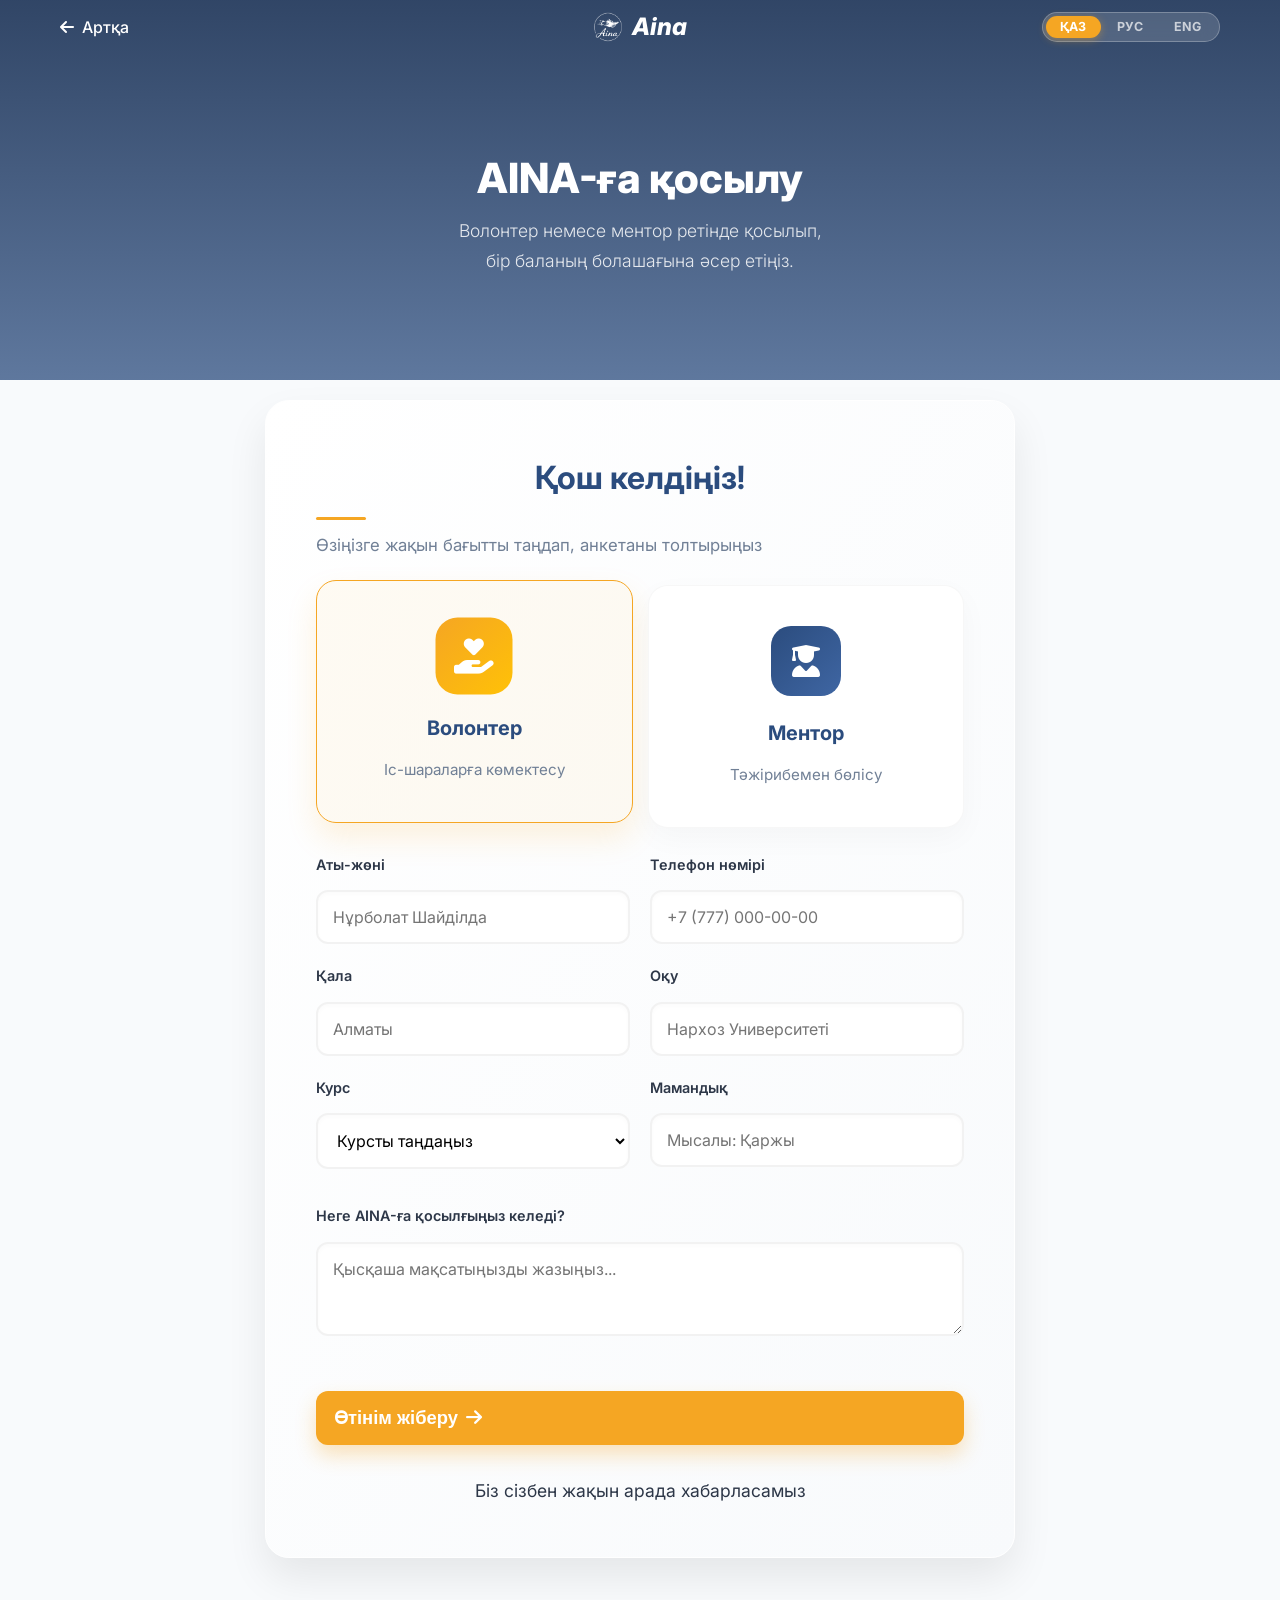
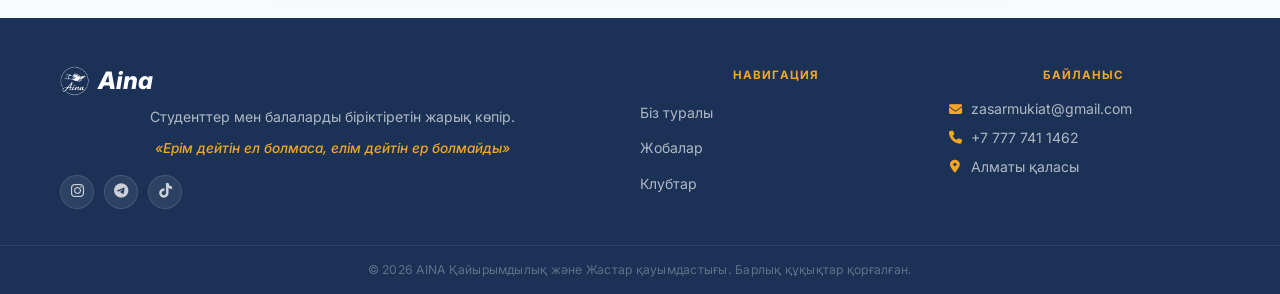
<file: join.html>
<!DOCTYPE html>
<html lang="kk">

<head>
    <meta charset="UTF-8">

    <meta name="viewport" content="width=device-width, initial-scale=1.0">

    <title>AINA — Волонтер және ментор болу | Қайырымдылық қауымдастығы</title>

    <meta name="description"
        content="AINA қайырымдылық және жастар қауымдастығына волонтер немесе ментор ретінде қосылыңыз. Балаларға білім, қолдау және бағыт беруге үлес қосыңыз.">

    <meta name="robots" content="index, follow">

    <link rel="canonical" href="https://aina-edu.kz/join.html">

    <!-- Open Graph -->
    <meta property="og:title"
        content="AINA — Волонтер және ментор болу">

    <meta property="og:description"
        content="AINA қауымдастығына волонтер немесе ментор ретінде қосылып, балалардың дамуына үлес қосыңыз.">

    <meta property="og:type" content="website">

    <meta property="og:url" content="https://aina-edu.kz/join.html">

    <meta property="og:image"
        content="https://aina-edu.kz/aina_about_hero.png">

    <meta property="og:locale" content="kk_KZ">

    <!-- Favicon -->
    <link rel="icon" type="image/png" href="aina_logo_nobg.png">

    <!-- Fonts -->
    <link rel="preconnect" href="https://fonts.googleapis.com">

    <link rel="preconnect" href="https://fonts.gstatic.com" crossorigin>

    <link
        href="https://fonts.googleapis.com/css2?family=Inter:wght@300;400;500;600;700;800&display=swap"
        rel="stylesheet">

    <!-- Font Awesome -->
    <link
        rel="stylesheet"
        href="https://cdnjs.cloudflare.com/ajax/libs/font-awesome/6.4.0/css/all.min.css">

    <!-- CSS -->
    <link rel="stylesheet" href="style.css">

    <!-- Cloudflare Turnstile -->
    <script
        src="https://challenges.cloudflare.com/turnstile/v0/api.js"
        async
        defer>
    </script>

    <!-- Structured Data -->
    <script type="application/ld+json">
    {
        "@context": "https://schema.org",
        "@type": "WebPage",
        "name": "AINA — Волонтер және ментор болу",
        "url": "https://aina-edu.kz/join.html",
        "description": "AINA қайырымдылық және жастар қауымдастығына волонтер немесе ментор ретінде қосылу беті.",
        "isPartOf": {
            "@type": "WebSite",
            "name": "AINA",
            "url": "https://aina-edu.kz/"
        }
    }
    </script>
</head>

<body class="sub-page">

    <!-- Minimal Navbar -->
    <nav class="navbar" id="navbar">
        <div class="container nav-content sub-nav">
            <a href="index.html" class="back-btn"><i class="fa-solid fa-arrow-left"></i> <span
                    data-i18n="nav.back">Артқа</span></a>
            <a href="index.html" class="logo centered-logo">
                <img src="aina_logo_nobg.png"alt="AINA қайырымдылық және жастар қауымдастығының логотипі" class="logo-img">
                <span class="logo-text">Aina</span>
            </a>
            <div class="lang-switcher">
                <button class="lang-btn active" data-lang="kk">ҚАЗ</button>
                <button class="lang-btn" data-lang="ru">РУС</button>
                <button class="lang-btn" data-lang="en">ENG</button>
            </div>
        </div>
    </nav>

    <!-- Mini Hero -->
    <header class="mini-hero mini-hero--join">
        <div class="mini-hero-overlay"></div>
        <div class="mini-hero-content animate-on-scroll">
            <h1 class="mini-hero-title" data-i18n="join.hero_title">AINA-ға қосылу</h1>
            <p class="mini-hero-subtitle" data-i18n="join.hero_subtitle">Волонтер немесе ментор ретінде қосылып, бір
                баланың болашағына әсер етіңіз.</p>
        </div>
    </header>

    <!-- Page Content -->
    <main class="page-content container animate-on-scroll" style="padding-top: 60px; padding-bottom: 60px;">
        <div class="editorial-block" id="regFormContainer"
            style="max-width: 750px; margin: 0 auto; padding: 50px; border-radius: 24px; background: linear-gradient(to bottom right, #ffffff, #f8fafc); box-shadow: 0 20px 40px rgba(0,0,0,0.08); border: 1px solid rgba(255,255,255,1);">

            <div class="text-center mb-4">
                <h2 style="font-size: 2rem; color: var(--primary-color); margin-bottom: 10px;" data-i18n="join.welcome">
                    Қош келдіңіз!</h2>
                <p style="color: var(--text-muted); font-size: 1.05rem;" data-i18n="join.choose">Өзіңізге жақын бағытты
                    таңдап, анкетаны толтырыңыз</p>
            </div>

            <div class="role-selector">
                <div class="role-card modern-value-card active" data-role="volunteer">
                    <div class="modern-value-icon">
                        <i class="fa-solid fa-hand-holding-heart"></i>
                    </div>
                    <h4 data-i18n="join.volunteer_title">Волонтер</h4>
                    <p data-i18n="join.volunteer_desc">Іс-шараларға көмектесу</p>
                </div>
                <div class="role-card modern-value-card" data-role="mentor">
                    <div class="modern-value-icon">
                        <i class="fa-solid fa-user-graduate"></i>
                    </div>
                    <h4 data-i18n="join.mentor_title">Ментор</h4>
                    <p data-i18n="join.mentor_desc">Тәжірибемен бөлісу</p>
                </div>
            </div>

            <form id="regForm" class="reg-form modern-form">
                <input type="hidden" id="selectedRole" name="role" value="volunteer">
                <div class="honeypot" aria-hidden="true">
                    <label for="website">Website</label>
                    <input type="text" id="website" name="website" tabindex="-1" autocomplete="off">
                </div>

                <div style="display: grid; grid-template-columns: repeat(auto-fit, minmax(250px, 1fr)); gap: 20px;">
                    <div class="form-group">
                        <label for="fullName" data-i18n="join.label_name">Аты-жөні</label>
                        <input type="text" id="fullName" name="fullName" placeholder="Нұрболат Шайділда" required>
                    </div>
                    <div class="form-group">
                        <label for="phoneNumber" data-i18n="join.label_phone">Телефон нөмірі</label>
                        <input type="tel" id="phoneNumber" name="phoneNumber" placeholder="+7 (777) 000-00-00" required>
                    </div>
                    <div class="form-group">
                        <label for="city" data-i18n="join.label_city">Қала</label>
                        <input type="text" id="city" name="city" placeholder="Алматы" required>
                    </div>
                    <div class="form-group">
                        <label for="university" data-i18n="join.label_university">Оқу</label>
                        <input type="text" id="university" name="university" data-i18n-placeholder="join.placeholder_university"
                            placeholder="Нархоз Университеті" required>
                    </div>
                    <div class="form-group">
                        <label for="course" data-i18n="join.label_course">Курс</label>
                        <select id="course" name="course" required>
                            <option value="" selected disabled data-i18n="join.course_placeholder">Курсты таңдаңыз</option>
                            <option value="1" data-i18n="join.course_1">1-курс</option>
                            <option value="2" data-i18n="join.course_2">2-курс</option>
                            <option value="3" data-i18n="join.course_3">3-курс</option>
                            <option value="4" data-i18n="join.course_4">4-курс</option>
                        </select>
                    </div>
                    <div class="form-group">
                        <label for="specialty" data-i18n="join.label_specialty">Мамандық</label>
                        <input type="text" id="specialty" name="specialty" data-i18n-placeholder="join.placeholder_specialty"
                            placeholder="Мысалы: Менеджмент" required>
                    </div>
                </div>

                <div class="form-group" style="margin-top: 20px;">
                    <label for="reason" data-i18n="join.label_reason">Неге AINA-ға қосылғыңыз келеді?</label>
                    <textarea id="reason" name="reason" rows="3" data-i18n-placeholder="join.placeholder_reason"
                        placeholder="Қысқаша мақсатыңызды жазыңыз..." style="resize: vertical;"></textarea>
                </div>

                <div class="cf-turnstile" data-sitekey="0x4AAAAAAEu-PQU3Yxl-r3f1" data-theme="light"></div>

                <button type="submit" class="btn btn-primary btn-submit"
                    style="width: 100%; padding: 16px; font-size: 1.15rem; border-radius: 12px; margin-top: 25px; box-shadow: 0 10px 20px rgba(245, 166, 35, 0.3);">
                    <span data-i18n="join.submit_btn">Өтінім жіберу</span>
                    <i class="fa-solid fa-arrow-right" style="margin-left: 8px;"></i>
                </button>
                <p class="form-hint" style="text-align: center; margin-top: 15px; margin-bottom: 0;"
                    data-i18n="join.hint">Біз сізбен жақын арада хабарласамыз</p>
            </form>
        </div>

        <div class="success-state hidden editorial-block text-center" id="regSuccessState"
            style="max-width: 650px; margin: 0 auto; padding: 60px 40px;">
            <div class="success-icon" style="font-size: 4rem; color: var(--accent-color); margin-bottom: 20px;">
                <i class="fa-solid fa-circle-check"></i>
            </div>
            <h3 style="font-size: 1.8rem; color: var(--primary-color); margin-bottom: 10px;"
                data-i18n="join.success_title">Рақмет!</h3>
            <p style="font-size: 1.1rem; color: var(--text-dark); margin-bottom: 30px;" data-i18n="join.success_desc">
                Өтініміңіз қабылданды. Жақын арада сізбен хабарласамыз.</p>
            <a href="index.html" class="btn btn-primary" data-i18n="join.success_btn">Басты бетке қайту</a>
        </div>
    </main>

    <!-- Site Footer -->
    <footer class="site-footer">
        <div class="container">
            <div class="site-footer-grid">
                <div class="sf-brand">
                    <a href="index.html" class="logo">
                        <img src="aina_logo_nobg.png" alt="AINA Logo" class="logo-img"
                            style="filter: brightness(0) invert(1);">
                        <span class="logo-text">Aina</span>
                    </a>
                    <p class="sf-desc" data-i18n="footer.desc">Студенттер мен балаларды біріктіретін жарық көпір.</p>
                    <p class="sf-motto" data-i18n="footer.motto">«Ерім дейтін ел болмаса, елім дейтін ер болмайды»</p>
                    <div class="sf-socials">
                        <a href="https://www.instagram.com/aina.narxoz/" class="sf-social-btn" target="_blank"
                            aria-label="Instagram"><i class="fa-brands fa-instagram"></i></a>
                        <a href="https://t.me/aina_narxoz" class="sf-social-btn" target="_blank"
                            aria-label="Telegram"><i class="fa-brands fa-telegram"></i></a>
                        <a href="#" class="sf-social-btn" target="_blank" aria-label="TikTok"><i
                                class="fa-brands fa-tiktok"></i></a>
                    </div>
                </div>
                <div class="sf-nav">
                    <p class="sf-col-title" data-i18n="footer.nav_title">Навигация</p>
                    <ul class="sf-links">
                        <li><a href="about.html" data-i18n="footer.about">Біз туралы</a></li>
                        <li><a href="about.html#projects" data-i18n="footer.projects">Жобалар</a></li>
                        <li><a href="about.html#clubs" data-i18n="footer.clubs">Клубтар</a></li>
                    </ul>
                </div>
                <div class="sf-contact">
                    <p class="sf-col-title" data-i18n="footer.contact_title">Байланыс</p>
                    <ul class="sf-contact-list">
                        <li><i class="fa-solid fa-envelope"></i><a
                                href="mailto:zasarmukiat@gmail.com">zasarmukiat@gmail.com</a></li>
                        <li><i class="fa-solid fa-phone"></i><a href="tel:+77777411462">+7 777 741 1462</a></li>
                        <li><i class="fa-solid fa-location-dot"></i><span data-i18n="footer.city">Алматы қаласы</span>
                        </li>
                    </ul>
                </div>
            </div>
        </div>
        <div class="site-footer-bottom">
            <div class="container">
                <p data-i18n="footer.copyright">© 2026 AINA Қайырымдылық және Жастар қауымдастығы. Барлық құқықтар
                    қорғалған.</p>
            </div>
        </div>
    </footer>

    <script src="i18n.js"></script>
    <script src="script.js"></script>
</body>

</html>
</file>
<file: style.css>
/* --- АЙНЫМАЛЫЛАР (VARIABLES) --- */
:root {
    /* Түстер / Colors */
    --primary-color: #2b4c7e;
    /* Логотиптің қою көк түсі / Dark Blue */
    --primary-light: #3f66a3;
    --primary-dark: #1b3256;

    --accent-color: #f5a623;
    /* Үміт пен Жарық түсі / Golden/Yellow */
    --accent-hover: #e0961d;

    --text-dark: #2d3748;
    --text-muted: #718096;
    --text-light: #f7fafc;

    --bg-white: #ffffff;
    --bg-light: #f8fafc;
    --bg-dark: #1a202c;

    /* Шрифтер / Typography */
    --font-main: 'Inter', sans-serif;

    /* Анимациялар / Transitions */
    --transition-fast: 0.2s ease-in-out;
    --transition-normal: 0.3s ease-in-out;
    --transition-slow: 0.5s ease-in-out;

    /* Көлеңкелер / Shadows */
    --shadow-sm: 0 2px 4px rgba(0, 0, 0, 0.05);
    --shadow-md: 0 4px 6px rgba(0, 0, 0, 0.07);
    --shadow-lg: 0 10px 15px rgba(0, 0, 0, 0.1);
    --shadow-glow: 0 0 20px rgba(245, 166, 35, 0.3);
}

/* --- НЕГІЗГІ БАПТАУЛАР (BASE STYLES) --- */
* {
    margin: 0;
    padding: 0;
    box-sizing: border-box;
}

html {
    scroll-behavior: smooth;
}

body {
    font-family: var(--font-main);
    color: var(--text-dark);
    background-color: var(--bg-white);
    line-height: 1.7;
    overflow-x: hidden;
}

/* --- ТИПОГРАФИКА ЖӘНЕ АБЗАЦТАР (TYPOGRAPHY) --- */
/* Base p: minimal. Typography is scoped per section below. */
p {
    margin-bottom: 1.2rem;
    line-height: 1.7;
}

/* Scoped editorial typography — mini-hero and section subtitles only */
.mini-hero-subtitle,
.section-subtitle {
    text-indent: 0;
    text-align: center;
    max-width: 600px;
    margin-left: auto;
    margin-right: auto;
    hyphens: manual;
}

/* About story body copy — scoped to the text column only */
.about-text>p {
    text-indent: 1.5rem;
    text-align: justify;
    hyphens: auto;
    max-width: 65ch;
    margin-left: 0;
    margin-right: auto;
}

/* Investors left-column copy */
.investors-text>p {
    text-indent: 1.5rem;
    text-align: justify;
    hyphens: auto;
    max-width: 65ch;
    margin-left: 0;
    margin-right: auto;
}

/* Card text: always clean, centered, no indent */
.value-card p,
.project-card p,
.club-feature p,
.stat-box p,
.motto-box p,
.role-card p,
.site-footer p,
.site-footer-bottom p {
    text-indent: 0;
    text-align: center;
    max-width: none;
    margin-left: 0;
    margin-right: 0;
    hyphens: manual;
}

/* --- ЕРЕКШЕЛІКТЕР (TYPOGRAPHY EXCEPTIONS) --- */

a {
    text-decoration: none;
    color: inherit;
    transition: var(--transition-normal);
}

ul {
    list-style: none;
}

/* --- КОНТЕЙНЕР ЖӘНЕ УТИЛИТАЛАР --- */
.container {
    width: 100%;
    max-width: 1200px;
    margin: 0 auto;
    padding: 0 20px;
}

.text-center {
    text-align: center;
}

.text-white {
    color: white !important;
}

.mt-3 {
    margin-top: 1rem;
}

.mt-4 {
    margin-top: 1.5rem;
}

.mt-5 {
    margin-top: 3rem;
}

.mb-3 {
    margin-bottom: 1rem;
}

.mb-4 {
    margin-bottom: 1.5rem;
}

.pt-5 {
    padding-top: 4rem;
}

.pb-5 {
    padding-bottom: 4rem;
}

.d-flex {
    display: flex;
}

.justify-content-center {
    justify-content: center;
}

.mx-auto {
    margin-left: auto;
    margin-right: auto;
}

.bg-light {
    background-color: var(--bg-light);
}

.border-top {
    border-top: 1px solid rgba(255, 255, 255, 0.1);
}

/* --- БАТЫРМАЛАР (BUTTONS) --- */
.btn {
    display: inline-flex;
    align-items: center;
    padding: 9px 20px;
    border-radius: 50px;
    font-size: 0.92rem;
    font-weight: 600;
    cursor: pointer;
    transition: var(--transition-normal);
    border: 2px solid transparent;
    line-height: 1;
    white-space: nowrap;
}

/* Large variant used only in hero */
.btn-lg {
    padding: 10px 22px;
    font-size: 0.95rem;
}

/* Hero outline: thinner, lighter */
.hero .btn-lg.btn-outline {
    border-width: 1px;
    background: rgba(255, 255, 255, 0.08);
    color: white;
    border-color: rgba(255, 255, 255, 0.55);
    backdrop-filter: blur(4px);
}

.hero .btn-lg.btn-outline:hover {
    background: rgba(255, 255, 255, 0.18);
    border-color: white;
}

.btn-primary {
    background-color: var(--accent-color);
    color: white;
    box-shadow: 0 2px 8px rgba(245, 166, 35, 0.25);
}

.btn-primary:hover {
    background-color: var(--accent-hover);
    transform: translateY(-1px);
    box-shadow: 0 4px 14px rgba(245, 166, 35, 0.35);
}

.btn:disabled {
    opacity: 0.7;
    cursor: not-allowed;
    transform: none !important;
    box-shadow: none !important;
}

.btn-outline {
    background-color: transparent;
    color: var(--primary-color);
    border-color: var(--primary-color);
}

.btn-outline:hover {
    background-color: var(--primary-color);
    color: white;
}

/* Default hero outline (overridden by .hero .btn-lg.btn-outline above) */
.hero .btn-outline {
    color: white;
    border-color: rgba(255, 255, 255, 0.55);
}

.hero .btn-outline:hover {
    background-color: rgba(255, 255, 255, 0.15);
    color: white;
    border-color: white;
}

/* ============================================
   NAVBAR — compact, premium
   ============================================ */
.navbar {
    position: fixed;
    top: 0;
    left: 0;
    width: 100%;
    padding: 12px 0;
    z-index: 1000;
    transition: background 0.3s ease, padding 0.3s ease, box-shadow 0.3s ease;
    background-color: transparent;
}

.navbar.scrolled {
    background: rgba(255, 255, 255, 0.96);
    backdrop-filter: blur(12px);
    -webkit-backdrop-filter: blur(12px);
    padding: 8px 0;
    box-shadow: 0 2px 16px rgba(0, 0, 0, 0.08);
}

.nav-content {
    display: flex;
    justify-content: space-between;
    align-items: center;
}

.logo {
    display: flex;
    align-items: center;
    gap: 8px;
    text-decoration: none;
}

.logo-img {
    height: 30px;
    width: auto;
    filter: brightness(0) invert(1);
    transition: filter 0.3s ease;
}

.logo-text {
    font-size: 1.5rem;
    font-weight: 800;
    font-style: italic;
    color: white;
    transition: color 0.3s ease;
    line-height: 1;
}

.navbar.scrolled .logo-img {
    filter: none;
}

.navbar.scrolled .logo-text {
    color: var(--primary-color);
}

/* Navbar CTA button — tighter than hero buttons */
.nav-actions .btn {
    padding: 7px 18px;
    font-size: 0.85rem;
}

.nav-actions {
    display: flex;
    align-items: center;
    gap: 12px;
}

/* ============================================
   LANGUAGE SWITCHER — pill toggle
   ============================================ */
.lang-switcher {
    display: flex;
    align-items: center;
    background: rgba(255, 255, 255, 0.15);
    border: 1px solid rgba(255, 255, 255, 0.25);
    border-radius: 50px;
    padding: 3px;
    gap: 2px;
    backdrop-filter: blur(8px);
    -webkit-backdrop-filter: blur(8px);
    transition: background var(--transition-normal), border-color var(--transition-normal);
}

.lang-btn {
    padding: 5px 14px;
    border: none;
    border-radius: 50px;
    font-size: 0.78rem;
    font-weight: 700;
    letter-spacing: 0.04em;
    cursor: pointer;
    background: transparent;
    color: rgba(255, 255, 255, 0.7);
    transition: all var(--transition-fast);
    line-height: 1;
    white-space: nowrap;
    font-family: var(--font-main);
}

.lang-btn:hover {
    color: white;
    background: rgba(255, 255, 255, 0.15);
}

.lang-btn.active {
    background: var(--accent-color);
    color: white;
    box-shadow: 0 2px 8px rgba(245, 166, 35, 0.4);
}

/* Scrolled navbar (light background, dark text) */
.navbar.scrolled .lang-switcher {
    background: rgba(0, 0, 0, 0.04);
    border-color: rgba(0, 0, 0, 0.12);
    backdrop-filter: none;
}

.navbar.scrolled .lang-btn {
    color: var(--text-muted);
}

.navbar.scrolled .lang-btn:hover {
    color: var(--text-dark);
    background: rgba(0, 0, 0, 0.05);
}

.navbar.scrolled .lang-btn.active {
    background: var(--accent-color);
    color: white;
    box-shadow: 0 2px 6px rgba(245, 166, 35, 0.3);
}

/* Sub-page navbar initially transparent over dark mini-hero */
.sub-nav .lang-switcher {
    background: rgba(255, 255, 255, 0.15);
    border-color: rgba(255, 255, 255, 0.25);
}

.sub-nav .lang-btn {
    color: rgba(255, 255, 255, 0.7);
}

.sub-nav .lang-btn:hover {
    color: white;
    background: rgba(255, 255, 255, 0.15);
}

.sub-nav .lang-btn.active {
    background: var(--accent-color);
    color: white;
    box-shadow: 0 2px 8px rgba(245, 166, 35, 0.4);
}

/* Sub-page navbar when scrolled (light background, dark text) */
.navbar.scrolled .sub-nav .lang-switcher,
.navbar.scrolled.sub-nav .lang-switcher {
    background: rgba(0, 0, 0, 0.04);
    border-color: rgba(0, 0, 0, 0.12);
}

.navbar.scrolled .sub-nav .lang-btn,
.navbar.scrolled.sub-nav .lang-btn {
    color: var(--text-muted);
}

.navbar.scrolled .sub-nav .lang-btn:hover,
.navbar.scrolled.sub-nav .lang-btn:hover {
    color: var(--text-dark);
    background: rgba(0, 0, 0, 0.05);
}

.navbar.scrolled .sub-nav .lang-btn.active,
.navbar.scrolled.sub-nav .lang-btn.active {
    background: var(--accent-color);
    color: white;
    box-shadow: 0 2px 6px rgba(245, 166, 35, 0.3);
}

/* ============================================
   HERO — tight, editorial, premium
   ============================================ */
.hero {
    height: 82vh;
    min-height: 520px;
    background: linear-gradient(135deg, var(--primary-dark), var(--primary-light));
    background-image: url('https://images.unsplash.com/photo-1488521787991-ed7bbaae773c?auto=format&fit=crop&q=80&w=1920');
    background-size: cover;
    background-position: center 25%;
    position: relative;
    display: flex;
    align-items: center;
}

.hero-overlay {
    position: absolute;
    inset: 0;
    background: linear-gradient(105deg,
            rgba(27, 50, 86, 0.92) 0%,
            rgba(43, 76, 126, 0.65) 100%);
}

.hero-content {
    position: relative;
    z-index: 10;
    color: white;
    max-width: 620px;
    padding-top: 20px;
}

.hero-title {
    font-size: 2.8rem;
    font-weight: 800;
    line-height: 1.15;
    margin-bottom: 16px;
    letter-spacing: -0.01em;
}

.hero-title .highlight {
    color: var(--accent-color);
}

.hero-subtitle {
    font-size: 1rem;
    font-weight: 300;
    line-height: 1.7;
    margin-bottom: 28px;
    opacity: 0.85;
    text-indent: 0;
    text-align: left;
    max-width: 480px;
    hyphens: manual;
}

.hero-buttons {
    display: flex;
    align-items: center;
    gap: 10px;
    flex-wrap: wrap;
}


/* --- СЕКЦИЯ ТАҚЫРЫПТАРЫ --- */
.section-badge {
    display: inline-block;
    padding: 5px 15px;
    background-color: rgba(43, 76, 126, 0.1);
    color: var(--primary-color);
    border-radius: 20px;
    font-size: 0.9rem;
    font-weight: 600;
    margin-bottom: 15px;
}

.section-title {
    font-size: 2.5rem;
    color: var(--primary-color);
    margin-bottom: 20px;
}

.section-subtitle {
    color: var(--text-muted);
    font-size: 1.1rem;
    max-width: 600px;
    margin: 0 auto;
    text-indent: 0;
    text-align: center;
    text-wrap: balance;
}

/* Section padding is controlled per-section, not globally.
   Individual sections set their own spacing via inline style
   or scoped classes below. */





/* --- АНИМАЦИЯЛАР (ANIMATIONS) --- */
.fade-in-up {
    opacity: 0;
    transform: translateY(30px);
    animation: fadeInUp 0.8s ease forwards;
}

.slide-in-left {
    opacity: 0;
    transform: translateX(-50px);
    transition: opacity 0.8s ease, transform 0.8s ease;
}

.slide-in-right {
    opacity: 0;
    transform: translateX(50px);
    transition: opacity 0.8s ease, transform 0.8s ease;
}

.in-view {
    opacity: 1;
    transform: translate(0);
}

.delay-1 {
    animation-delay: 0.2s;
}

.delay-2 {
    animation-delay: 0.4s;
}

@keyframes fadeInUp {
    to {
        opacity: 1;
        transform: translateY(0);
    }
}

/* --- PREMIUM UI COMPONENTS --- */
.glass-card {
    background: rgba(255, 255, 255, 0.7);
    backdrop-filter: blur(10px);
    -webkit-backdrop-filter: blur(10px);
    border: 1px solid rgba(255, 255, 255, 0.4);
    border-radius: 20px;
    transition: all var(--transition-normal);
}

.glass-card:hover {
    box-shadow: 0 0 25px rgba(245, 166, 35, 0.4);
    border-color: rgba(245, 166, 35, 0.5);
    transform: translateY(-5px);
}

/* Base override for rounded corners and glass hover */
.value-card,
.project-card,
.stat-box {
    border-radius: 20px;
    background: rgba(255, 255, 255, 0.85);
    backdrop-filter: blur(10px);
    border: 1px solid rgba(0, 0, 0, 0.05);
}

.value-card:hover,
.project-card:hover,
.stat-box:hover {
    box-shadow: 0 0 25px rgba(245, 166, 35, 0.4);
    border-color: rgba(245, 166, 35, 0.6);
}

/* --- ABOUT TOP GRID (Story + Image) --- */
.about-top-grid {
    display: grid;
    grid-template-columns: 1fr 1fr;
    gap: 50px;
    align-items: center;
    margin-bottom: 50px;
}

@media (max-width: 992px) {
    .about-top-grid {
        grid-template-columns: 1fr;
    }
}

.about-image img {
    width: 100%;
    border-radius: 20px;
    box-shadow: var(--shadow-lg);
    display: block;
}

/* --- VALUES GRID (2x2 desktop, 1 col mobile) --- */
.about-values {
    display: grid;
    grid-template-columns: repeat(2, 1fr);
    gap: 30px;
    margin-top: 60px;
}

@media (max-width: 768px) {
    .about-values {
        grid-template-columns: 1fr;
    }
}

.value-card {
    padding: 40px 36px;
    display: flex;
    flex-direction: column;
    align-items: center;
    text-align: center;
    border-radius: 20px;
    background: rgba(255, 255, 255, 0.85);
    border: 1px solid rgba(0, 0, 0, 0.05);
    transition: all var(--transition-normal);
}

.value-card h4 {
    font-size: 1.25rem;
    font-weight: 700;
    color: var(--primary-color);
    margin-bottom: 12px;
}

.value-card p {
    font-size: 0.97rem;
    color: var(--text-muted);
    line-height: 1.65;
    max-width: 280px;
    margin: 0 auto;
}

.value-icon {
    font-size: 2.5rem;
    color: var(--primary-color);
    margin-bottom: 20px;
}

/* --- PROJECTS GRID (3-column desktop, 1 col mobile) --- */
.projects-grid {
    display: grid;
    grid-template-columns: repeat(3, 1fr);
    gap: 30px;
    margin-top: 40px;
}

@media (max-width: 992px) {
    .projects-grid {
        grid-template-columns: 1fr;
    }
}

.project-card {
    background: white;
    padding: 40px 30px;
    border-radius: 20px;
    box-shadow: var(--shadow-md);
    transition: var(--transition-normal);
    text-align: center;
    display: flex;
    flex-direction: column;
    align-items: center;
    position: relative;
    overflow: hidden;
}

.project-card::before {
    content: '';
    position: absolute;
    top: 0;
    left: 0;
    width: 100%;
    height: 4px;
    background-color: var(--primary-color);
    transform: scaleX(0);
    transform-origin: left;
    transition: var(--transition-normal);
}

.project-card:hover::before {
    transform: scaleX(1);
}

.project-card:hover {
    transform: translateY(-8px);
    box-shadow: var(--shadow-lg);
}

.project-card h3 {
    color: var(--primary-color);
    font-size: 1.2rem;
    margin-bottom: 12px;
}

.project-card p {
    font-size: 0.95rem;
    color: var(--text-muted);
    line-height: 1.7;
    max-width: 280px;
    margin: 0 auto;
}

.project-icon {
    width: 70px;
    height: 70px;
    background-color: rgba(43, 76, 126, 0.07);
    border-radius: 50%;
    display: flex;
    align-items: center;
    justify-content: center;
    font-size: 2rem;
    color: var(--primary-color);
    margin: 0 auto 20px;
    transition: var(--transition-normal);
}

.project-card:hover .project-icon {
    background-color: var(--primary-color);
    color: white;
}

/* --- CLUBS SECTION --- */
.clubs {
    background: linear-gradient(135deg, var(--primary-color), var(--primary-dark));
    position: relative;
    overflow: hidden;
    padding: 100px 0;
}

.clubs::before {
    content: '';
    position: absolute;
    width: 300px;
    height: 300px;
    background-color: rgba(255, 255, 255, 0.05);
    border-radius: 50%;
    top: -100px;
    left: -100px;
}

.clubs::after {
    content: '';
    position: absolute;
    width: 400px;
    height: 400px;
    background-color: rgba(255, 255, 255, 0.05);
    border-radius: 50%;
    bottom: -150px;
    right: -100px;
}

.clubs-content {
    position: relative;
    z-index: 2;
    max-width: 900px;
    margin: 0 auto;
}

.clubs-icon {
    font-size: 4rem;
    color: var(--accent-color);
    display: block;
    margin: 0 auto 20px;
}

.clubs-content .section-title {
    color: white;
}

.clubs-content>p,
.clubs-content .fade-text {
    color: rgba(255, 255, 255, 0.85);
    text-indent: 0;
    text-align: center;
    max-width: 680px;
    margin: 0 auto 40px;
    line-height: 1.7;
}

/* --- CLUBS GRID (3-col desktop) --- */
.clubs-grid {
    display: grid;
    grid-template-columns: repeat(3, 1fr);
    gap: 24px;
    margin-bottom: 40px;
    text-align: center;
}

@media (max-width: 768px) {
    .clubs-grid {
        grid-template-columns: 1fr;
    }
}

.club-feature {
    padding: 30px;
    background: rgba(255, 255, 255, 0.1);
    border: 1px solid rgba(255, 255, 255, 0.2);
    border-radius: 20px;
    color: white;
    box-shadow: 0 4px 10px rgba(0, 0, 0, 0.2);
    display: flex;
    flex-direction: column;
    align-items: center;
    text-align: center;
    transition: all var(--transition-normal);
}

.club-feature h4 {
    margin-bottom: 12px;
    font-size: 1.1rem;
    color: var(--accent-color);
}

.club-feature p {
    color: rgba(255, 255, 255, 0.85);
    font-size: 0.93rem;
    line-height: 1.6;
    max-width: 240px;
    margin: 0 auto;
}

.club-feature:hover {
    background: rgba(255, 255, 255, 0.18);
    box-shadow: 0 0 25px rgba(245, 166, 35, 0.4);
    transform: translateY(-4px);
}

/* --- INVESTORS SECTION --- */
.investors {
    background-color: white;
    padding: 100px 0;
}

.investors-grid {
    display: grid;
    grid-template-columns: 1fr 1fr;
    gap: 60px;
    align-items: start;
}

@media (max-width: 992px) {
    .investors-grid {
        grid-template-columns: 1fr;
    }
}

.investors-text .section-title {
    color: var(--primary-color);
}

.benefits-list {
    list-style: none;
    margin-top: 20px;
}

.benefits-list li {
    margin-bottom: 16px;
    display: flex;
    align-items: flex-start;
    gap: 14px;
    color: var(--text-dark);
    font-size: 0.97rem;
    line-height: 1.6;
}

.benefits-list i {
    color: var(--primary-color);
    font-size: 1.1rem;
    margin-top: 3px;
    flex-shrink: 0;
}

/* Stats 2x2 grid */
.stats-wrapper {
    display: grid;
    grid-template-columns: 1fr 1fr;
    gap: 20px;
}

@media (max-width: 576px) {
    .stats-wrapper {
        grid-template-columns: repeat(2, minmax(0, 1fr));
        gap: 12px;
        margin-top: 24px;
    }
}

.stat-box {
    background-color: var(--bg-light);
    padding: 30px 20px;
    border-radius: 20px;
    text-align: center;
    border: 1px solid rgba(0, 0, 0, 0.05);
    transition: var(--transition-normal);
}

.stat-box:hover {
    background-color: var(--primary-color);
}

.stat-number {
    font-size: 3rem;
    font-weight: 800;
    color: var(--primary-color);
    line-height: 1;
    margin-bottom: 10px;
    transition: var(--transition-normal);
}

.stat-label {
    color: var(--text-muted);
    font-weight: 500;
    font-size: 0.9rem;
    transition: var(--transition-normal);
}

.stat-box:hover .stat-number,
.stat-box:hover .stat-label {
    color: white;
}

/* --- ANIMATIONS --- */
.animate-on-scroll {
    opacity: 0;
    transform: translateY(40px);
    transition: opacity 0.8s ease-out, transform 0.8s ease-out;
}

.animate-on-scroll.in-view {
    opacity: 1;
    transform: translateY(0);
}




/* --- RESPONSIVE OVERRIDES --- */
@media (max-width: 992px) {
    .hero-title {
        font-size: 2.2rem;
    }

    .investors-grid {
        grid-template-columns: 1fr;
    }

    .stats-wrapper {
        margin-top: 40px;
    }

    .projects-grid {
        grid-template-columns: 1fr;
    }

    .clubs-grid {
        grid-template-columns: 1fr;
    }
}

@media (max-width: 768px) {
    .nav-links {
        display: none;
        position: absolute;
        top: 100%;
        left: 0;
        width: 100%;
        background-color: white;
        flex-direction: column;
        gap: 0;
        box-shadow: var(--shadow-md);
    }

    .nav-links.active {
        display: flex;
    }

    .nav-links>a,
    .dropdown {
        padding: 15px 20px;
        color: var(--text-dark) !important;
        width: 100%;
        border-bottom: 1px solid rgba(0, 0, 0, 0.05);
    }

    .mobile-menu-btn {
        display: block;
    }

    .hero-title {
        font-size: 1.8rem;
    }

    .hero-subtitle {
        font-size: 0.9rem;
        max-width: 100%;
    }

    .stats-wrapper {
        grid-template-columns: repeat(2, minmax(0, 1fr));
    }
}

/* ============================================
   HOME FEATURES / CTA GRID
   ============================================ */
.mb-5 {
    margin-bottom: 3rem;
}

.features-section {
    padding: 100px 0;
    background-color: var(--bg-light);
    position: relative;
}

.cta-grid {
    display: grid;
    grid-template-columns: repeat(3, 1fr);
    gap: 30px;
}

@media (max-width: 992px) {
    .cta-grid {
        grid-template-columns: 1fr;
        max-width: 600px;
        margin: 0 auto;
    }
}

.cta-card-modern {
    background: white;
    border-radius: 20px;
    padding: 40px 30px;
    text-decoration: none;
    display: flex;
    flex-direction: column;
    position: relative;
    overflow: hidden;
    box-shadow: 0 10px 30px rgba(0, 0, 0, 0.03);
    border: 1px solid rgba(0, 0, 0, 0.03);
    transition: all 0.4s cubic-bezier(0.165, 0.84, 0.44, 1);
    z-index: 1;
}

.cta-card-modern::before {
    content: '';
    position: absolute;
    top: 0;
    left: 0;
    width: 100%;
    height: 100%;
    background: linear-gradient(135deg, var(--primary-color), var(--primary-dark));
    opacity: 0;
    z-index: -1;
    transition: opacity 0.4s ease;
}

.cta-card-modern:hover {
    transform: translateY(-10px);
    box-shadow: 0 20px 40px rgba(27, 50, 86, 0.15);
}

.cta-card-modern:hover::before,
.cta-card-modern.active::before {
    opacity: 1;
}

.cta-modern-icon {
    width: 70px;
    height: 70px;
    background: rgba(43, 76, 126, 0.05);
    border-radius: 20px;
    display: flex;
    align-items: center;
    justify-content: center;
    font-size: 2rem;
    color: var(--primary-color);
    margin-bottom: 25px;
    transition: all 0.4s ease;
}

.cta-card-modern:hover .cta-modern-icon,
.cta-card-modern.active .cta-modern-icon {
    background: rgba(255, 255, 255, 0.2);
    color: white;
    transform: scale(1.1);
}

.cta-modern-content h3 {
    font-size: 1.4rem;
    color: var(--text-dark);
    margin-bottom: 15px;
    font-weight: 700;
    transition: color 0.4s ease;
}

.cta-modern-content p {
    font-size: 0.95rem;
    color: var(--text-muted);
    line-height: 1.7;
    margin-bottom: 30px;
    text-indent: 0;
    text-align: left;
    transition: color 0.4s ease;
}

.cta-card-modern:hover .cta-modern-content h3,
.cta-card-modern:hover .cta-modern-content p,
.cta-card-modern.active .cta-modern-content h3,
.cta-card-modern.active .cta-modern-content p {
    color: white;
}

.cta-modern-arrow {
    margin-top: auto;
    width: 45px;
    height: 45px;
    border-radius: 50%;
    background: var(--bg-light);
    display: flex;
    align-items: center;
    justify-content: center;
    color: var(--primary-color);
    font-size: 1.1rem;
    transition: all 0.4s ease;
}

.cta-card-modern:hover .cta-modern-arrow,
.cta-card-modern.active .cta-modern-arrow {
    background: var(--accent-color);
    color: white;
    transform: translateX(5px);
}

/* --- MULTI-PAGE STYLES --- */
.sub-page {
    background-color: var(--bg-light);
}

/* Mini Hero - for inner pages only */
.mini-hero {
    height: 42vh;
    min-height: 380px;
    background: linear-gradient(135deg, var(--primary-dark), var(--primary-light));
    background-size: cover;
    background-position: center;
    position: relative;
    display: flex;
    align-items: center;
    justify-content: center;
    text-align: center;
    padding-top: 50px;
    margin-bottom: -40px;
}

/* Per-page hero images */
.mini-hero--about {
    background-image: url('https://images.unsplash.com/photo-1509062522246-3755977927d7?auto=format&fit=crop&q=80&w=1920');
}

.mini-hero--join {
    background-image: url('https://images.unsplash.com/photo-1556484687-30636164638b?auto=format&fit=crop&q=80&w=1920');
}

.mini-hero--contact {
    background-image: url('https://images.unsplash.com/photo-1521791136064-7986c2920216?auto=format&fit=crop&q=80&w=1920');
}

.mini-hero-overlay {
    position: absolute;
    inset: 0;
    background: linear-gradient(to bottom, rgba(27, 50, 86, 0.9), rgba(43, 76, 126, 0.75));
}

.mini-hero-content {
    position: relative;
    z-index: 10;
    color: white;
    max-width: 750px;
    padding: 0 20px;
}

.mini-hero-title {
    font-size: 2.6rem;
    font-weight: 800;
    margin-bottom: 12px;
    line-height: 1.2;
}

.mini-hero-subtitle {
    font-size: 1.1rem;
    font-weight: 300;
    opacity: 0.85;
    text-indent: 0;
    text-align: center;
    text-wrap: balance;
    margin: 0 auto;
}

@media (max-width: 768px) {
    .mini-hero-title {
        font-size: 2.2rem;
    }
}

.sub-nav {
    display: flex;
    justify-content: space-between;
    align-items: center;
}

.back-btn {
    font-size: 1rem;
    font-weight: 500;
    color: white;
    display: flex;
    align-items: center;
    gap: 8px;
    text-decoration: none;
    transition: var(--transition-normal);
}

.navbar.scrolled .back-btn {
    color: var(--primary-color);
}

.back-btn:hover {
    color: var(--accent-color) !important;
}

.centered-logo {
    position: absolute;
    left: 50%;
    transform: translateX(-50%);
}

/* Editorial Content Styles */
.page-content {
    max-width: 800px;
    margin: 0 auto;
    padding: 20px 20px 60px;
    position: relative;
    z-index: 20;
}

.editorial-section {
    display: flex;
    flex-direction: column;
    gap: 30px;
}

.editorial-block {
    background: white;
    padding: 40px 50px;
    border-radius: 20px;
    box-shadow: var(--shadow-md);
    border: 1px solid rgba(0, 0, 0, 0.03);
    transition: var(--transition-normal);
}

.editorial-block:hover {
    box-shadow: var(--shadow-lg);
    transform: translateY(-2px);
}

.editorial-block h2 {
    color: var(--primary-color);
    font-size: 1.6rem;
    margin-bottom: 20px;
    position: relative;
    padding-bottom: 15px;
}

.editorial-block h2::after {
    content: '';
    position: absolute;
    bottom: 0;
    left: 0;
    width: 50px;
    height: 3px;
    background-color: var(--accent-color);
    border-radius: 2px;
}

.editorial-block p {
    font-size: 1.1rem;
    color: var(--text-dark);
    line-height: 1.8;
    margin-bottom: 0;
    text-align: left;
}

.mission-block {
    background: linear-gradient(135deg, var(--primary-color), var(--primary-dark));
    color: white;
    text-align: center;
}

.mission-block h2 {
    color: var(--accent-color);
}

.mission-block h2::after {
    left: 50%;
    transform: translateX(-50%);
    background-color: white;
}

.mission-block p {
    color: rgba(255, 255, 255, 0.95);
    font-size: 1.3rem;
    font-weight: 500;
    text-indent: 0;
    text-align: center;
}

@media (max-width: 768px) {
    .editorial-block {
        padding: 30px 25px;
    }
}

/* --- UTILITIES --- */
.pt-0 {
    padding-top: 0 !important;
}

.hidden {
    display: none !important;
}

/* Honeypot field: hidden from visitors, but checked by the server to catch simple bots. */
.honeypot {
    position: absolute !important;
    left: -9999px !important;
    width: 1px !important;
    height: 1px !important;
    overflow: hidden !important;
}

/* --- ROLE SELECTOR --- */
.role-selector {
    display: grid;
    grid-template-columns: 1fr 1fr;
    gap: 15px;
    margin-bottom: 25px;
}

.role-card {
    border: 2px solid var(--bg-light);
    border-radius: 15px;
    padding: 20px;
    text-align: center;
    cursor: pointer;
    transition: var(--transition-normal);
    background: var(--bg-light);
}

.role-card:hover {
    border-color: rgba(15, 76, 129, 0.3);
}

.role-card.active {
    border-color: var(--primary-color);
    background: rgba(15, 76, 129, 0.05);
}

.role-icon {
    font-size: 1.8rem;
    color: var(--primary-color);
    margin-bottom: 10px;
}

.role-card h4 {
    color: var(--text-dark);
    font-size: 1.1rem;
    margin-bottom: 5px;
}

.role-card p {
    font-size: 0.85rem;
    color: var(--text-muted);
    margin: 0;
    text-indent: 0;
    text-align: center;
}

/* --- REGISTRATION FORM --- */
.reg-form {
    display: flex;
    flex-direction: column;
    gap: 15px;
}

.form-group {
    display: flex;
    flex-direction: column;
    gap: 5px;
}

.form-group label {
    font-size: 0.9rem;
    font-weight: 600;
    color: var(--primary-color);
}

.form-group input,
.form-group textarea,
.form-group select {
    width: 100%;
    padding: 12px 15px;
    border: 1px solid rgba(0, 0, 0, 0.1);
    border-radius: 10px;
    font-family: var(--font-main);
    font-size: 1rem;
    background: var(--bg-light);
    transition: var(--transition-fast);
}

.form-group input:focus,
.form-group textarea:focus,
.form-group select:focus {
    outline: none;
    border-color: var(--primary-color);
    box-shadow: 0 0 0 3px rgba(15, 76, 129, 0.1);
    background: white;
}

.btn-submit {
    width: 100%;
    margin-top: 10px;
    padding: 15px;
    font-size: 1.1rem;
}

.form-hint {
    text-align: center;
    font-size: 0.85rem;
    color: var(--text-muted);
    margin: 0;
    text-indent: 0;
}

/* --- SUCCESS STATE --- */
.success-state {
    text-align: center;
    padding: 30px 0;
    display: flex;
    flex-direction: column;
    align-items: center;
    gap: 15px;
}

.success-icon {
    font-size: 4rem;
    color: #10b981;
    /* Green */
    margin-bottom: 10px;
}

.success-state h3 {
    font-size: 1.8rem;
    color: var(--text-dark);
}

.success-state p {
    color: var(--text-muted);
    text-indent: 0;
    text-align: center;
    margin-bottom: 15px;
}

@media (max-width: 768px) {
    .role-selector {
        grid-template-columns: 1fr;
    }
}

/* --- CONTACT ACTION BLOCKS --- */
.contact-action-block {
    display: flex;
    align-items: center;
    padding: 20px;
    border: 1px solid rgba(0, 0, 0, 0.05);
    border-radius: 15px;
    background: var(--bg-light);
    gap: 15px;
    margin-bottom: 15px;
}

.contact-action-block:last-child {
    margin-bottom: 0;
}

.contact-action-icon {
    font-size: 2rem;
    color: var(--primary-color);
    width: 50px;
    height: 50px;
    display: flex;
    align-items: center;
    justify-content: center;
    background: white;
    border-radius: 50%;
    box-shadow: var(--shadow-sm);
    flex-shrink: 0;
}

.contact-action-info {
    flex-grow: 1;
}

.contact-action-info h4 {
    color: var(--text-dark);
    margin-bottom: 5px;
    font-size: 1.1rem;
}

.contact-action-info p {
    margin: 0;
    color: var(--text-muted);
    font-size: 0.85rem;
    text-indent: 0;
    text-align: left;
}

.contact-action-btn {
    white-space: nowrap;
    padding: 10px 20px;
    font-size: 0.95rem;
}

@media (max-width: 576px) {
    .contact-action-block {
        flex-direction: column;
        text-align: center;
    }

    .contact-action-info p {
        text-align: center;
    }

    .contact-action-btn {
        width: 100%;
        margin-top: 10px;
    }
}



/* ============================================
   SITE FOOTER — shared premium 3-column footer
   ============================================ */
.site-footer {
    background-color: var(--primary-dark);
    color: white;
    padding: 48px 0 0;
}

.site-footer-grid {
    display: grid;
    grid-template-columns: 2fr 1fr 1fr;
    gap: 36px;
    padding-bottom: 36px;
}

@media (max-width: 900px) {
    .site-footer-grid {
        grid-template-columns: 1fr 1fr;
        gap: 28px;
    }
}

@media (max-width: 600px) {
    .site-footer-grid {
        grid-template-columns: 1fr;
        gap: 28px;
    }
}

/* Column 1 — Brand */
.sf-brand .logo-text {
    color: white;
}

.sf-desc {
    margin-top: 10px;
    font-size: 0.88rem;
    color: rgba(255, 255, 255, 0.65);
    line-height: 1.6;
    text-indent: 0;
    text-align: left;
    max-width: 280px;
    margin-bottom: 0;
}

.sf-motto {
    margin-top: 10px;
    font-style: italic;
    color: var(--accent-color);
    font-weight: 500;
    font-size: 0.85rem;
    line-height: 1.5;
    max-width: 280px;
    text-indent: 0;
    text-align: left;
    margin-bottom: 0;
}

/* Social icon row */
.sf-socials {
    display: flex;
    gap: 10px;
    margin-top: 16px;
}

.sf-social-btn {
    width: 34px;
    height: 34px;
    border-radius: 50%;
    background: rgba(255, 255, 255, 0.08);
    border: 1px solid rgba(255, 255, 255, 0.12);
    display: flex;
    align-items: center;
    justify-content: center;
    color: rgba(255, 255, 255, 0.75);
    font-size: 0.92rem;
    text-decoration: none;
    transition: all 0.2s ease;
}

.sf-social-btn:hover {
    background: var(--accent-color);
    border-color: var(--accent-color);
    transform: translateY(-2px);
    box-shadow: 0 4px 12px rgba(245, 166, 35, 0.3);
    color: white;
}

/* Column 2 & 3 — Nav / Contact */
.sf-col-title {
    font-size: 0.72rem;
    font-weight: 700;
    color: var(--accent-color);
    margin-bottom: 14px;
    letter-spacing: 0.1em;
    text-transform: uppercase;
}

.sf-links {
    list-style: none;
    display: flex;
    flex-direction: column;
    gap: 8px;
    margin: 0;
    padding: 0;
}

.sf-links a {
    color: rgba(255, 255, 255, 0.65);
    font-size: 0.88rem;
    text-decoration: none;
    transition: color 0.2s ease, padding-left 0.2s ease;
    display: inline-block;
}

.sf-links a:hover {
    color: var(--accent-color);
    padding-left: 3px;
}

.sf-contact-list {
    display: flex;
    flex-direction: column;
    gap: 9px;
    list-style: none;
    margin: 0;
    padding: 0;
}

.sf-contact-list li {
    display: flex;
    align-items: center;
    gap: 9px;
    color: rgba(255, 255, 255, 0.65);
    font-size: 0.88rem;
    line-height: 1.4;
}

.sf-contact-list i {
    color: var(--accent-color);
    width: 14px;
    font-size: 0.82rem;
    text-align: center;
    flex-shrink: 0;
}

.sf-contact-list a {
    color: rgba(255, 255, 255, 0.65);
    text-decoration: none;
    transition: color 0.2s ease;
}

.sf-contact-list a:hover {
    color: var(--accent-color);
}

/* Bottom bar */
.site-footer-bottom {
    border-top: 1px solid rgba(255, 255, 255, 0.08);
    padding: 14px 0;
    text-align: center;
}

.site-footer-bottom p {
    font-size: 0.76rem;
    color: rgba(255, 255, 255, 0.3);
    text-indent: 0;
    text-align: center;
    margin: 0;
    letter-spacing: 0.02em;
}

/* --- ABOUT MODERN UPGRADES --- */
.modern-image-wrapper {
    position: relative;
    z-index: 1;
}

.modern-image-wrapper::before {
    content: '';
    position: absolute;
    top: -20px;
    left: -20px;
    right: 20px;
    bottom: 20px;
    background: linear-gradient(135deg, var(--accent-color), var(--primary-light));
    border-radius: 20px;
    z-index: -1;
    opacity: 0.3;
    filter: blur(20px);
}

.modern-image-wrapper img {
    border-radius: 20px;
    box-shadow: 0 20px 40px rgba(0, 0, 0, 0.15);
    position: relative;
    z-index: 2;
    width: 100%;
}

.floating-badge {
    position: absolute;
    bottom: -20px;
    right: -20px;
    background: rgba(255, 255, 255, 0.9);
    backdrop-filter: blur(10px);
    padding: 15px 25px;
    border-radius: 15px;
    box-shadow: 0 10px 25px rgba(0, 0, 0, 0.1);
    display: flex;
    align-items: center;
    gap: 10px;
    z-index: 3;
    border: 1px solid rgba(255, 255, 255, 0.5);
    animation: float 6s ease-in-out infinite;
}

.floating-badge i {
    color: var(--accent-color);
    font-size: 1.5rem;
}

.floating-badge span {
    font-weight: 700;
    color: var(--primary-color);
    font-size: 1rem;
}

@keyframes float {
    0% {
        transform: translateY(0px);
    }

    50% {
        transform: translateY(-10px);
    }

    100% {
        transform: translateY(0px);
    }
}

.modern-motto {
    position: relative;
    padding: 30px;
    margin-top: 30px;
    border-radius: 20px;
    background: linear-gradient(135deg, rgba(255, 255, 255, 0.9), rgba(255, 255, 255, 0.6));
    box-shadow: 0 10px 30px rgba(0, 0, 0, 0.05);
    border: 1px solid rgba(255, 255, 255, 0.8);
    border-left: 5px solid var(--accent-color);
    overflow: hidden;
}

.modern-motto::before {
    content: '\f10d';
    /* quote-left */
    font-family: "Font Awesome 6 Free";
    font-weight: 900;
    position: absolute;
    top: -10px;
    right: -10px;
    font-size: 6rem;
    color: var(--accent-color);
    opacity: 0.1;
    transform: rotate(10deg);
}

.modern-motto h3 {
    color: var(--primary-color);
    margin-bottom: 10px;
    font-size: 1.3rem;
}

.modern-motto p {
    color: var(--text-dark);
    font-style: italic;
    margin: 0;
    position: relative;
    z-index: 1;
}

.modern-value-card {
    background: white;
    padding: 40px 30px;
    border-radius: 20px;
    text-align: center;
    box-shadow: 0 10px 30px rgba(0, 0, 0, 0.03);
    border: 1px solid rgba(0, 0, 0, 0.03);
    transition: all 0.4s cubic-bezier(0.165, 0.84, 0.44, 1);
    position: relative;
    overflow: hidden;
    display: flex;
    flex-direction: column;
    align-items: center;
}

.modern-value-card:hover {
    transform: translateY(-10px);
    box-shadow: 0 20px 40px rgba(27, 50, 86, 0.1);
}

.modern-value-icon {
    width: 70px;
    height: 70px;
    background: linear-gradient(135deg, var(--primary-color), var(--primary-light));
    border-radius: 20px;
    display: flex;
    align-items: center;
    justify-content: center;
    font-size: 2rem;
    color: white;
    margin: 0 auto 20px;
    transition: all 0.4s ease;
}

.modern-value-card:hover .modern-value-icon {
    transform: rotate(10deg) scale(1.1);
    background: linear-gradient(135deg, var(--accent-color), #ffc107);
}

.modern-value-card h4 {
    font-size: 1.25rem;
    font-weight: 700;
    color: var(--primary-color);
    margin-bottom: 12px;
}

.modern-value-card p {
    font-size: 0.95rem;
    color: var(--text-muted);
    line-height: 1.65;
    margin: 0 auto;
    max-width: 280px;
}

/* --- JOIN FORM MODERN UPGRADES --- */
.modern-value-card.active {
    border-color: var(--accent-color);
    background: rgba(245, 166, 35, 0.05);
    transform: translateY(-5px);
    box-shadow: 0 15px 30px rgba(245, 166, 35, 0.15);
}

.modern-value-card.active .modern-value-icon {
    background: linear-gradient(135deg, var(--accent-color), #ffc107);
    transform: scale(1.1);
}

.modern-form .form-group input,
.modern-form .form-group textarea,
.modern-form .form-group select {
    background: rgba(255, 255, 255, 0.9);
    border: 2px solid rgba(0, 0, 0, 0.05);
    border-radius: 12px;
    padding: 15px;
    box-shadow: inset 0 2px 4px rgba(0, 0, 0, 0.02);
    transition: all 0.3s ease;
}

.modern-form .form-group input:focus,
.modern-form .form-group textarea:focus,
.modern-form .form-group select:focus {
    border-color: var(--accent-color);
    box-shadow: 0 0 0 4px rgba(245, 166, 35, 0.15);
    background: white;
}

.modern-form .form-group label {
    margin-bottom: 8px;
    color: var(--text-dark);
    font-weight: 600;
}

/* =============================================
   MOBILE LAYOUT IMPROVEMENTS FOR CARDS
   ============================================= */
@media (max-width: 576px) {
    .container {
        padding-left: 16px;
        padding-right: 16px;
    }

    .navbar {
        padding: 8px 0;
    }

    .sub-nav {
        gap: 8px;
        min-height: 32px;
        position: relative;
        justify-content: center;
    }

    .centered-logo {
        position: absolute;
        left: 50%;
        transform: translateX(-50%);
    }

    .back-btn {
        position: absolute;
        left: 0;
        gap: 5px;
        font-size: 0.9rem;
        flex-shrink: 0;
    }

    .logo-img {
        height: 26px;
    }

    .logo-text {
        font-size: 1.32rem;
    }

    .sub-nav .lang-switcher {
        display: none;
    }

    .lang-btn {
        padding: 5px 10px;
        font-size: 0.7rem;
        letter-spacing: 0;
    }

    .mini-hero {
        min-height: 330px;
        height: 38vh;
        margin-bottom: -24px;
        padding-top: 44px;
    }

    .mini-hero-title {
        font-size: 2rem;
    }

    .mini-hero-subtitle {
        font-size: 0.94rem;
        line-height: 1.55;
    }

    .section-title {
        font-size: 1.75rem;
        line-height: 1.18;
        overflow-wrap: anywhere;
        text-wrap: balance;
    }

    .about-text>p,
    .investors-text>p {
        text-indent: 0;
        text-align: left;
        font-size: 0.95rem;
        line-height: 1.68;
    }

    .benefits-list li {
        gap: 10px;
        font-size: 0.9rem;
        line-height: 1.5;
    }

    .clubs,
    .investors {
        padding-top: 56px !important;
        padding-bottom: 56px !important;
    }

    .clubs {
        scroll-margin-top: 74px;
    }

    .clubs::before,
    .clubs::after {
        opacity: 0.55;
        transform: scale(0.72);
    }

    .clubs-icon {
        font-size: 2.4rem;
        margin-bottom: 10px;
    }

    .clubs-content .section-title {
        font-size: 1.45rem;
        line-height: 1.2;
        max-width: 300px;
        margin-left: auto;
        margin-right: auto;
        margin-bottom: 12px;
    }

    .clubs-content>p,
    .clubs-content .fade-text {
        font-size: 0.92rem;
        line-height: 1.55;
        margin-bottom: 22px;
        padding: 0 4px;
    }

    .clubs-grid {
        max-width: 300px;
        margin-left: auto;
        margin-right: auto;
        gap: 12px;
        margin-bottom: 26px;
    }

    .club-feature {
        display: grid;
        grid-template-columns: 48px minmax(0, 1fr);
        align-items: center;
        column-gap: 14px;
        row-gap: 4px;
        padding: 16px;
        border-radius: 16px;
        text-align: left;
        background: rgba(255, 255, 255, 0.11);
        border-color: rgba(255, 255, 255, 0.18);
        box-shadow: 0 10px 24px rgba(15, 34, 60, 0.18);
        min-width: 0;
    }

    .club-feature>i {
        grid-row: span 2;
        width: 48px;
        height: 48px;
        display: flex;
        align-items: center;
        justify-content: center;
        margin: 0 !important;
        border-radius: 14px;
        background: rgba(245, 166, 35, 0.14);
        font-size: 1.55rem !important;
    }

    .club-feature h4 {
        margin: 0;
        font-size: 1rem;
        line-height: 1.25;
        min-width: 0;
        overflow-wrap: anywhere;
    }

    .club-feature p {
        max-width: none;
        margin: 0;
        font-size: 0.83rem;
        line-height: 1.45;
        text-align: left;
        min-width: 0;
        overflow-wrap: anywhere;
    }

    .stats-wrapper {
        max-width: 300px;
        margin-left: auto;
        margin-right: auto;
    }

    .stat-box {
        position: relative;
        min-height: 108px;
        padding: 16px 10px 14px;
        border-radius: 16px;
        display: flex;
        flex-direction: column;
        justify-content: center;
        overflow: hidden;
        box-shadow: 0 10px 28px rgba(27, 50, 86, 0.07);
    }

    .stat-box::before {
        content: '';
        position: absolute;
        top: 0;
        left: 18px;
        right: 18px;
        height: 3px;
        border-radius: 0 0 999px 999px;
        background: var(--accent-color);
        opacity: 0.75;
    }

    .stat-number {
        font-size: clamp(2rem, 11vw, 2.7rem);
        margin-bottom: 7px;
    }

    .stat-label {
        font-size: 0.78rem;
        line-height: 1.25;
        max-width: 12ch;
        margin: 0 auto;
    }

    /* Make CTA cards horizontal on mobile */
    .cta-card-modern {
        flex-direction: row;
        align-items: center;
        padding: 20px;
        text-align: left;
    }
    .cta-modern-icon {
        margin-bottom: 0;
        margin-right: 15px;
        width: 50px;
        height: 50px;
        font-size: 1.5rem;
        flex-shrink: 0;
    }
    .cta-modern-content {
        flex-grow: 1;
    }
    .cta-modern-content h3 {
        font-size: 1.1rem;
        margin-bottom: 5px;
    }
    .cta-modern-content p {
        font-size: 0.85rem;
        margin-bottom: 0;
    }
    .cta-modern-arrow {
        margin-top: 0;
        margin-left: 10px;
        width: 35px;
        height: 35px;
        font-size: 1rem;
        flex-shrink: 0;
    }

    /* Make Modern Value cards horizontal on mobile */
    .modern-value-card {
        display: grid;
        grid-template-columns: 50px 1fr;
        grid-template-rows: auto auto;
        column-gap: 15px;
        row-gap: 5px;
        align-items: center;
        padding: 20px;
        text-align: left;
    }
    .modern-value-icon {
        grid-row: span 2;
        margin: 0;
        width: 50px;
        height: 50px;
        font-size: 1.5rem;
    }
    .modern-value-card h4 {
        font-size: 1.1rem;
        margin: 0;
        align-self: end;
    }
    .modern-value-card p {
        font-size: 0.85rem;
        margin: 0;
        align-self: start;
    }
}

/* Specific overrides for contact page cards to keep whatsapp green */
.whatsapp-icon {
    color: #25D366;
    background: rgba(37, 211, 102, 0.1) !important;
}
.cta-card-modern.contact-method-card:hover .whatsapp-icon {
    background: #25D366 !important;
    color: white;
}
.cta-card-modern.contact-method-card {
    text-align: center;
    align-items: center;
}
@media (max-width: 576px) {
    .cta-card-modern.contact-method-card {
        text-align: left;
        align-items: center;
    }
}

/* =============================================
</file>
